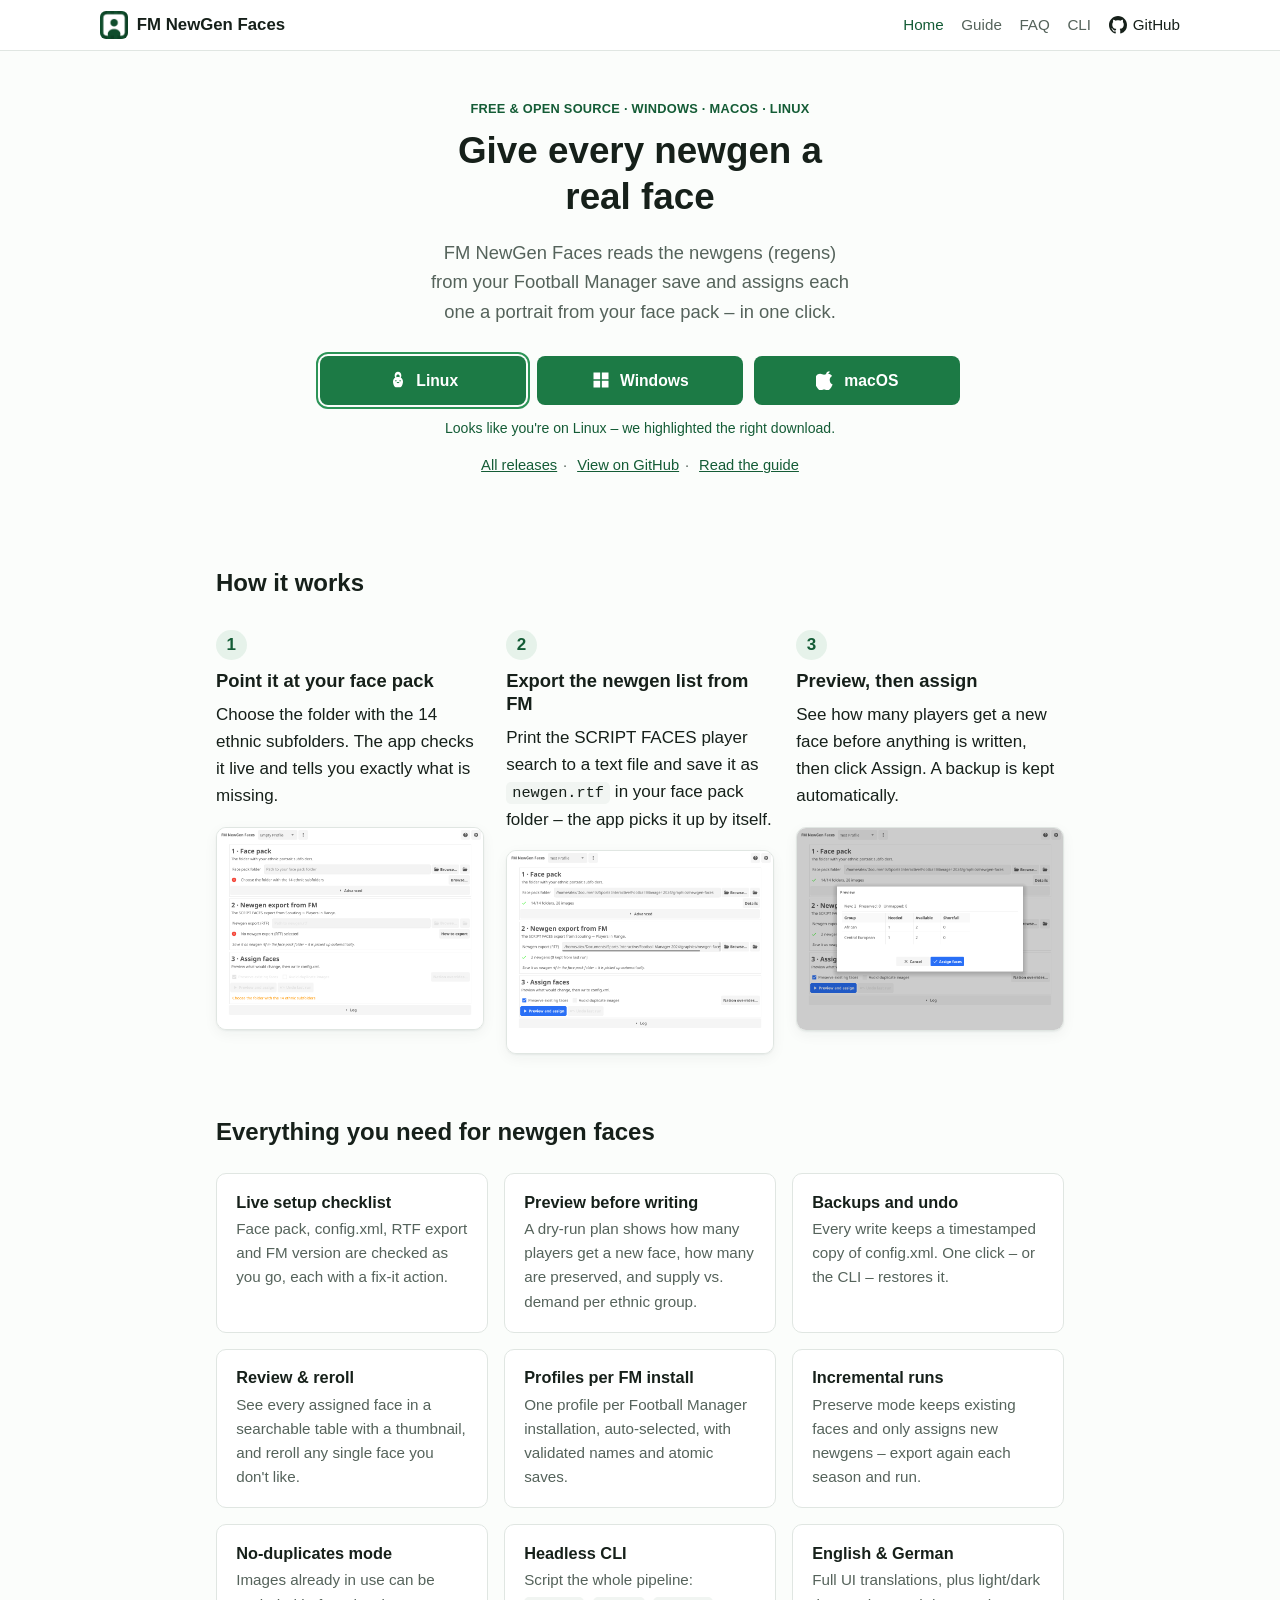
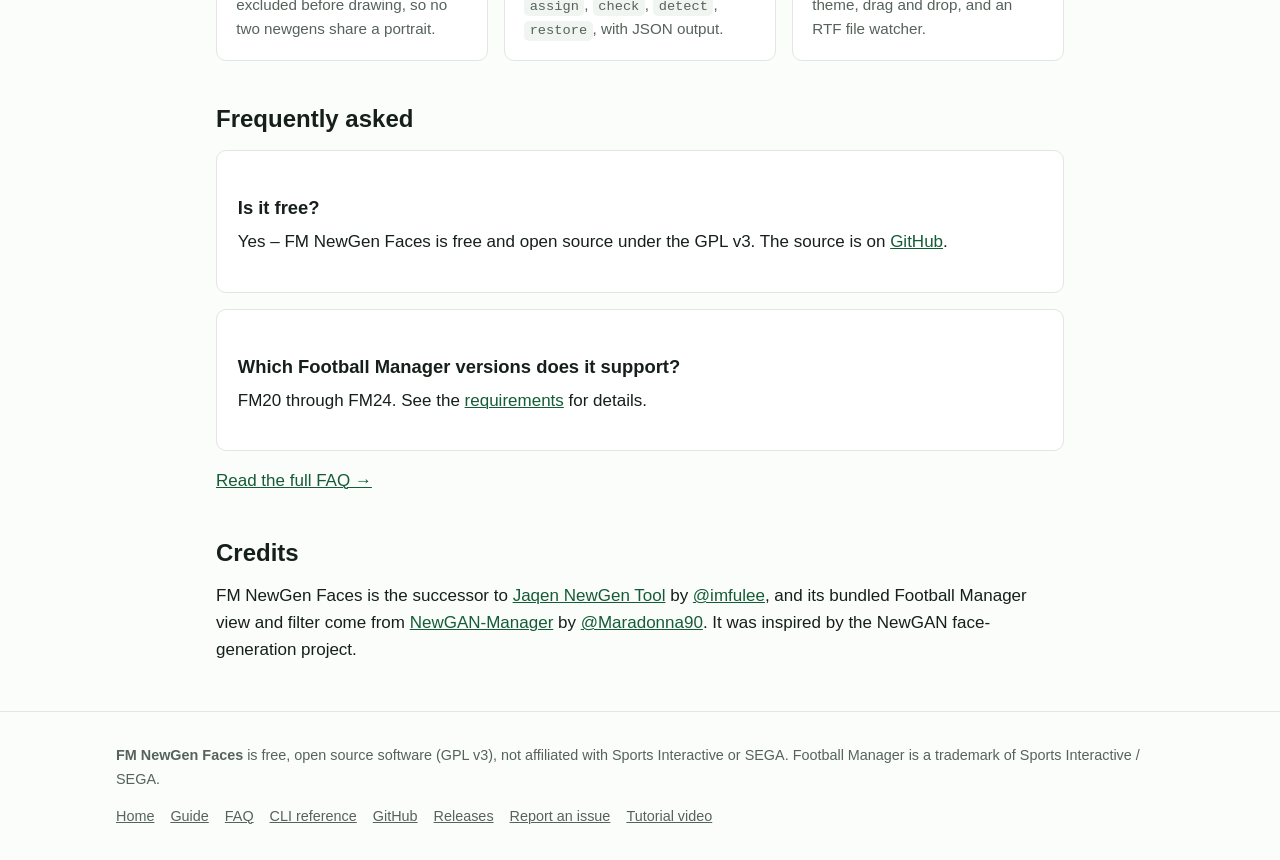
<file: site/index.html>
<!DOCTYPE html>
<html lang="en">
<head>
<meta charset="UTF-8">
<meta name="viewport" content="width=device-width, initial-scale=1">
<title>FM NewGen Faces – Newgen Face Packs for FM</title>
<meta name="description" content="Free, open source app that gives Football Manager newgens real faces from a face pack in one click. Windows, macOS &amp; Linux, FM20–FM24.">
<link rel="canonical" href="https://chafficui.github.io/fm-newgen-faces/">
<link rel="icon" href="img/icon.png" type="image/png">
<link rel="stylesheet" href="css/style.css">

<meta property="og:type" content="website">
<meta property="og:title" content="FM NewGen Faces – Newgen Face Packs for FM">
<meta property="og:description" content="Free, open source app that gives Football Manager newgens real faces from a face pack in one click. Windows, macOS &amp; Linux, FM20–FM24.">
<meta property="og:url" content="https://chafficui.github.io/fm-newgen-faces/">
<meta property="og:image" content="https://chafficui.github.io/fm-newgen-faces/img/main-ready.png">
<meta property="og:site_name" content="FM NewGen Faces">
<meta name="twitter:card" content="summary_large_image">
<meta name="twitter:title" content="FM NewGen Faces – Newgen Face Packs for FM">
<meta name="twitter:description" content="Free, open source app that gives Football Manager newgens real faces from a face pack in one click. Windows, macOS &amp; Linux, FM20–FM24.">
<meta name="twitter:image" content="https://chafficui.github.io/fm-newgen-faces/img/main-ready.png">

<script type="application/ld+json">
{
  "@context": "https://schema.org",
  "@type": "SoftwareApplication",
  "name": "FM NewGen Faces",
  "url": "https://chafficui.github.io/fm-newgen-faces/",
  "description": "Free, open source desktop app that assigns real portraits to Football Manager newgens (regens) from a NewGAN-style face pack.",
  "operatingSystem": "Windows, macOS, Linux",
  "applicationCategory": "UtilitiesApplication",
  "softwareVersion": "2.0.0",
  "license": "https://www.gnu.org/licenses/gpl-3.0.html",
  "downloadUrl": "https://github.com/Chafficui/fm-newgen-faces/releases/latest",
  "offers": { "@type": "Offer", "price": "0", "priceCurrency": "USD" },
  "sameAs": ["https://github.com/Chafficui/fm-newgen-faces"]
}
</script>
</head>
<body>
<header class="site-header">
  <div class="wrap-wide bar">
    <a class="brand" href="index.html">
      <img src="img/icon.png" alt="" width="28" height="28" loading="lazy">
      FM NewGen Faces
    </a>
    <nav class="site-nav" aria-label="Main">
      <a href="index.html" aria-current="page">Home</a>
      <a href="guide.html">Guide</a>
      <a href="faq.html">FAQ</a>
      <a href="cli.html">CLI</a>
      <a class="gh-link" href="https://github.com/Chafficui/fm-newgen-faces" rel="noopener">
        <svg viewBox="0 0 16 16" aria-hidden="true"><path fill="currentColor" d="M8 0C3.58 0 0 3.58 0 8c0 3.54 2.29 6.53 5.47 7.59.4.07.55-.17.55-.38 0-.19-.01-.82-.01-1.49-2.01.37-2.53-.49-2.69-.94-.09-.23-.48-.94-.82-1.13-.28-.15-.68-.52-.01-.53.63-.01 1.08.58 1.23.82.72 1.21 1.87.87 2.33.66.07-.52.28-.87.51-1.07-1.78-.2-3.64-.89-3.64-3.95 0-.87.31-1.59.82-2.15-.08-.2-.36-1.02.08-2.12 0 0 .67-.21 2.2.82.64-.18 1.32-.27 2-.27.68 0 1.36.09 2 .27 1.53-1.04 2.2-.82 2.2-.82.44 1.1.16 1.92.08 2.12.51.56.82 1.27.82 2.15 0 3.07-1.87 3.75-3.65 3.95.29.25.54.73.54 1.48 0 1.07-.01 1.93-.01 2.2 0 .21.15.46.55.38A8.01 8.01 0 0 0 16 8c0-4.42-3.58-8-8-8z"/></svg>
        GitHub
      </a>
    </nav>
  </div>
</header>

<main>
  <section class="hero wrap">
    <p class="eyebrow">Free &amp; open source · Windows · macOS · Linux</p>
    <h1>Give every newgen a real face</h1>
    <p class="tagline">FM NewGen Faces reads the newgens (regens) from your Football Manager save and assigns each one a portrait from your face pack – in one click.</p>

    <div class="downloads">
      <a class="btn btn-primary dl-btn" data-os="windows" data-asset="fm-newgen-faces-windows.zip"
         href="https://github.com/Chafficui/fm-newgen-faces/releases/latest/download/fm-newgen-faces-windows.zip">
        <svg viewBox="0 0 24 24" aria-hidden="true"><path fill="currentColor" d="M3 3h8v8H3V3zm10 0h8v8h-8V3zM3 13h8v8H3v-8zm10 0h8v8h-8v-8z"/></svg>
        Windows
      </a>
      <a class="btn btn-primary dl-btn" data-os="macos" data-asset="fm-newgen-faces-macos.zip"
         href="https://github.com/Chafficui/fm-newgen-faces/releases/latest/download/fm-newgen-faces-macos.zip">
        <svg viewBox="0 0 24 24" aria-hidden="true"><path fill="currentColor" d="M16.365 1.43c0 1.14-.417 2.07-1.25 2.79-.865.75-1.9 1.16-3.02 1.07-.05-1.1.42-2.07 1.24-2.8.83-.74 1.94-1.16 3.03-1.06zm3.58 16.06c-.58 1.34-.86 1.94-1.61 3.13-1.05 1.66-2.53 3.72-4.37 3.74-1.63.02-2.05-1.06-4.26-1.05-2.21.01-2.68 1.07-4.31 1.05-1.84-.02-3.24-1.88-4.29-3.54-2.94-4.64-3.25-10.08-1.43-12.98 1.29-2.06 3.33-3.27 5.25-3.27 1.95 0 3.18 1.07 4.79 1.07 1.56 0 2.52-1.07 4.79-1.07 1.71 0 3.53.93 4.82 2.54-4.24 2.32-3.55 8.37.62 10.38z"/></svg>
        macOS
      </a>
      <a class="btn btn-primary dl-btn" data-os="linux" data-asset="fm-newgen-faces-linux.tar.gz"
         href="https://github.com/Chafficui/fm-newgen-faces/releases/latest/download/fm-newgen-faces-linux.tar.gz">
        <svg viewBox="0 0 24 24" aria-hidden="true"><path fill="currentColor" d="M12 2c-2.3 0-4 2-4 4.5 0 1 .3 1.8.7 2.4-1.6.9-2.7 2.8-2.7 5.1 0 2 1.1 4.6 1.9 5.9.3.5.8.9 1.4.9h5.4c.6 0 1.1-.4 1.4-.9.8-1.3 1.9-3.9 1.9-5.9 0-2.3-1.1-4.2-2.7-5.1.4-.6.7-1.4.7-2.4C16 4 14.3 2 12 2zm-2 5.5c0-1.2.9-2 2-2s2 .8 2 2c0 .5-.1.9-.3 1.2-.4-.1-.9-.2-1.7-.2s-1.3.1-1.7.2c-.2-.3-.3-.7-.3-1.2zM9.5 12c.4 0 .8.3.8.8s-.4.9-.8.9-.8-.4-.8-.9.4-.8.8-.8zm5 0c.4 0 .8.3.8.8s-.4.9-.8.9-.8-.4-.8-.9.4-.8.8-.8zM12 14.3c.7 0 1.3.2 1.8.5-.3.6-1 1-1.8 1s-1.5-.4-1.8-1c.5-.3 1.1-.5 1.8-.5z"/></svg>
        Linux
      </a>
    </div>
    <p id="os-hint" aria-live="polite"></p>
    <p class="hero-links">
      <a href="https://github.com/Chafficui/fm-newgen-faces/releases">All releases</a>·
      <a href="https://github.com/Chafficui/fm-newgen-faces" rel="noopener">View on GitHub</a>·
      <a href="guide.html">Read the guide</a>
    </p>
  </section>

  <section class="wrap">
    <h2>How it works</h2>
    <div class="steps">
      <div class="step">
        <span class="num">1</span>
        <h3>Point it at your face pack</h3>
        <p>Choose the folder with the 14 ethnic subfolders. The app checks it live and tells you exactly what is missing.</p>
        <img class="shot" src="img/main-empty.png" alt="FM NewGen Faces main window before setup, showing the face pack and newgen export steps unfilled" width="1000" height="760" loading="lazy">
      </div>
      <div class="step">
        <span class="num">2</span>
        <h3>Export the newgen list from FM</h3>
        <p>Print the SCRIPT FACES player search to a text file and save it as <code>newgen.rtf</code> in your face pack folder – the app picks it up by itself.</p>
        <img class="shot" src="img/main-ready.png" alt="FM NewGen Faces main window ready to run, with the face pack and newgen export both detected" width="1000" height="760" loading="lazy">
      </div>
      <div class="step">
        <span class="num">3</span>
        <h3>Preview, then assign</h3>
        <p>See how many players get a new face before anything is written, then click Assign. A backup is kept automatically.</p>
        <img class="shot" src="img/preview.png" alt="Preview dialog showing how many newgens are new, preserved or unmapped per ethnic group before assigning faces" width="1000" height="760" loading="lazy">
      </div>
    </div>
  </section>

  <section class="wrap">
    <h2>Everything you need for newgen faces</h2>
    <div class="features">
      <div class="feature">
        <h3>Live setup checklist</h3>
        <p>Face pack, config.xml, RTF export and FM version are checked as you go, each with a fix-it action.</p>
      </div>
      <div class="feature">
        <h3>Preview before writing</h3>
        <p>A dry-run plan shows how many players get a new face, how many are preserved, and supply vs. demand per ethnic group.</p>
      </div>
      <div class="feature">
        <h3>Backups and undo</h3>
        <p>Every write keeps a timestamped copy of config.xml. One click – or the CLI – restores it.</p>
      </div>
      <div class="feature">
        <h3>Review &amp; reroll</h3>
        <p>See every assigned face in a searchable table with a thumbnail, and reroll any single face you don't like.</p>
      </div>
      <div class="feature">
        <h3>Profiles per FM install</h3>
        <p>One profile per Football Manager installation, auto-selected, with validated names and atomic saves.</p>
      </div>
      <div class="feature">
        <h3>Incremental runs</h3>
        <p>Preserve mode keeps existing faces and only assigns new newgens – export again each season and run.</p>
      </div>
      <div class="feature">
        <h3>No-duplicates mode</h3>
        <p>Images already in use can be excluded before drawing, so no two newgens share a portrait.</p>
      </div>
      <div class="feature">
        <h3>Headless CLI</h3>
        <p>Script the whole pipeline: <code>assign</code>, <code>check</code>, <code>detect</code>, <code>restore</code>, with JSON output.</p>
      </div>
      <div class="feature">
        <h3>English &amp; German</h3>
        <p>Full UI translations, plus light/dark theme, drag and drop, and an RTF file watcher.</p>
      </div>
    </div>
  </section>

  <section class="wrap">
    <h2>Frequently asked</h2>
    <div class="card">
      <h3>Is it free?</h3>
      <p>Yes – FM NewGen Faces is free and open source under the GPL v3. The source is on <a href="https://github.com/Chafficui/fm-newgen-faces" rel="noopener">GitHub</a>.</p>
    </div>
    <div class="card">
      <h3>Which Football Manager versions does it support?</h3>
      <p>FM20 through FM24. See the <a href="guide.html#requirements">requirements</a> for details.</p>
    </div>
    <p><a href="faq.html">Read the full FAQ →</a></p>
  </section>

  <section class="wrap">
    <h2>Credits</h2>
    <p>FM NewGen Faces is the successor to <a href="https://github.com/imfulee/jaqen" rel="noopener">Jaqen NewGen Tool</a> by <a href="https://github.com/imfulee" rel="noopener">@imfulee</a>, and its bundled Football Manager view and filter come from <a href="https://github.com/Maradonna90/NewGAN-Manager" rel="noopener">NewGAN-Manager</a> by <a href="https://github.com/Maradonna90" rel="noopener">@Maradonna90</a>. It was inspired by the NewGAN face-generation project.</p>
  </section>
</main>

<footer class="site-footer">
  <div class="wrap-wide">
    <p><strong>FM NewGen Faces</strong> is free, open source software (GPL v3), not affiliated with Sports Interactive or SEGA. Football Manager is a trademark of Sports Interactive / SEGA.</p>
    <nav class="foot-links" aria-label="Footer">
      <a href="index.html">Home</a>
      <a href="guide.html">Guide</a>
      <a href="faq.html">FAQ</a>
      <a href="cli.html">CLI reference</a>
      <a href="https://github.com/Chafficui/fm-newgen-faces" rel="noopener">GitHub</a>
      <a href="https://github.com/Chafficui/fm-newgen-faces/releases" rel="noopener">Releases</a>
      <a href="https://github.com/Chafficui/fm-newgen-faces/issues/new" rel="noopener">Report an issue</a>
      <a href="https://youtu.be/aHnrpfH--ic" rel="noopener">Tutorial video</a>
    </nav>
  </div>
</footer>
<script src="js/main.js"></script>
</body>
</html>
</file>
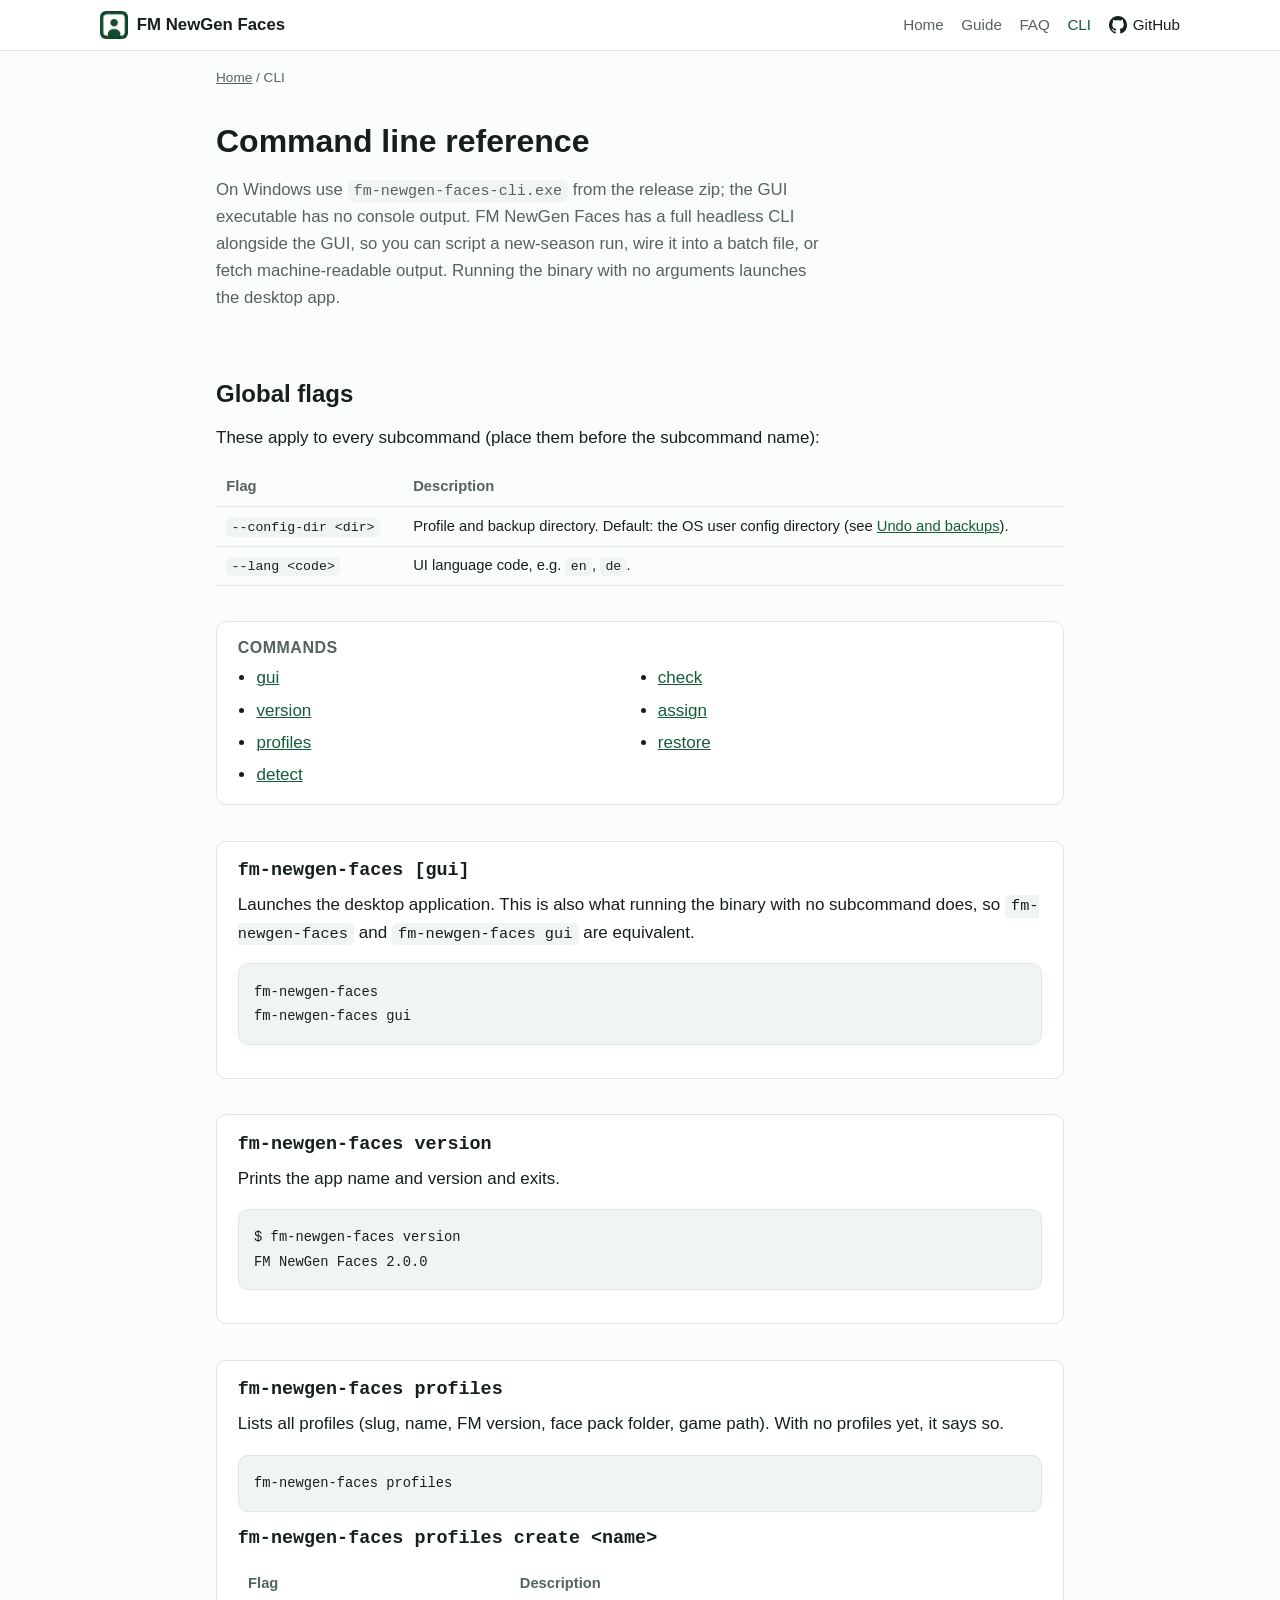
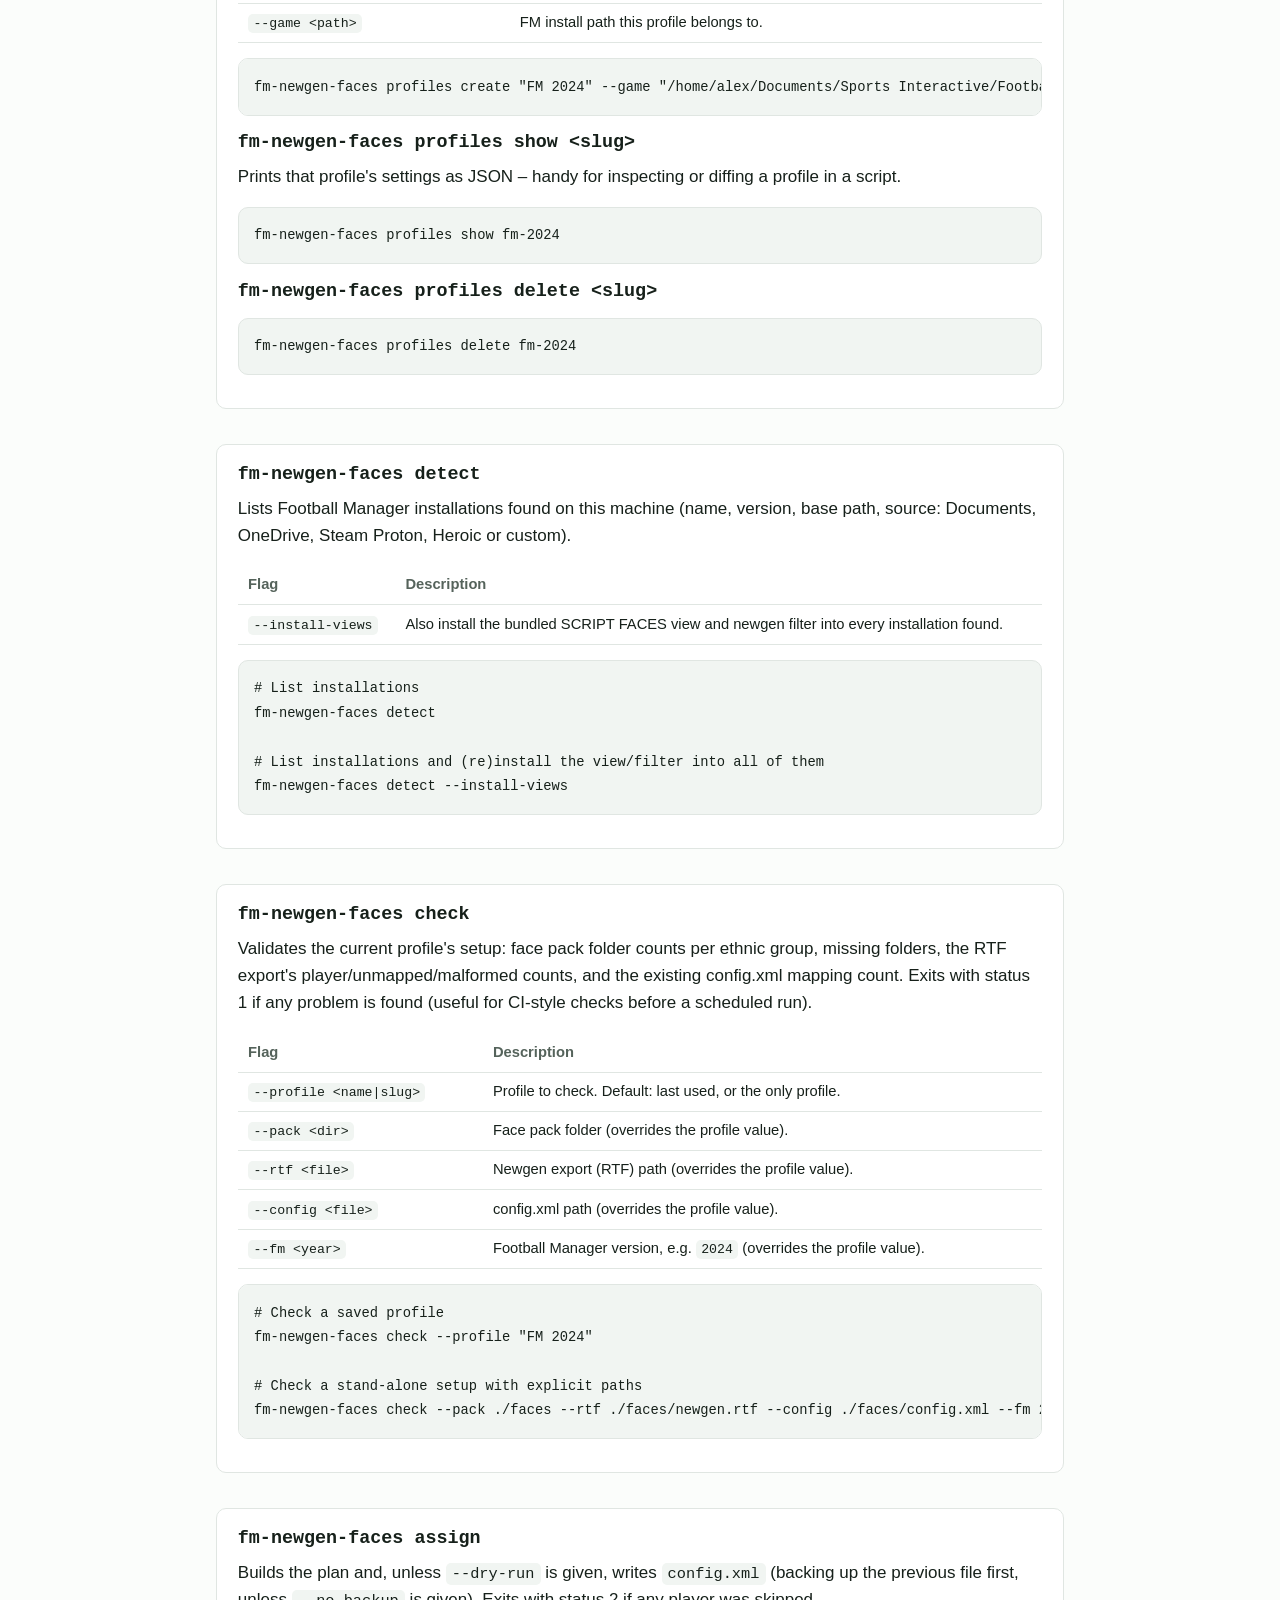
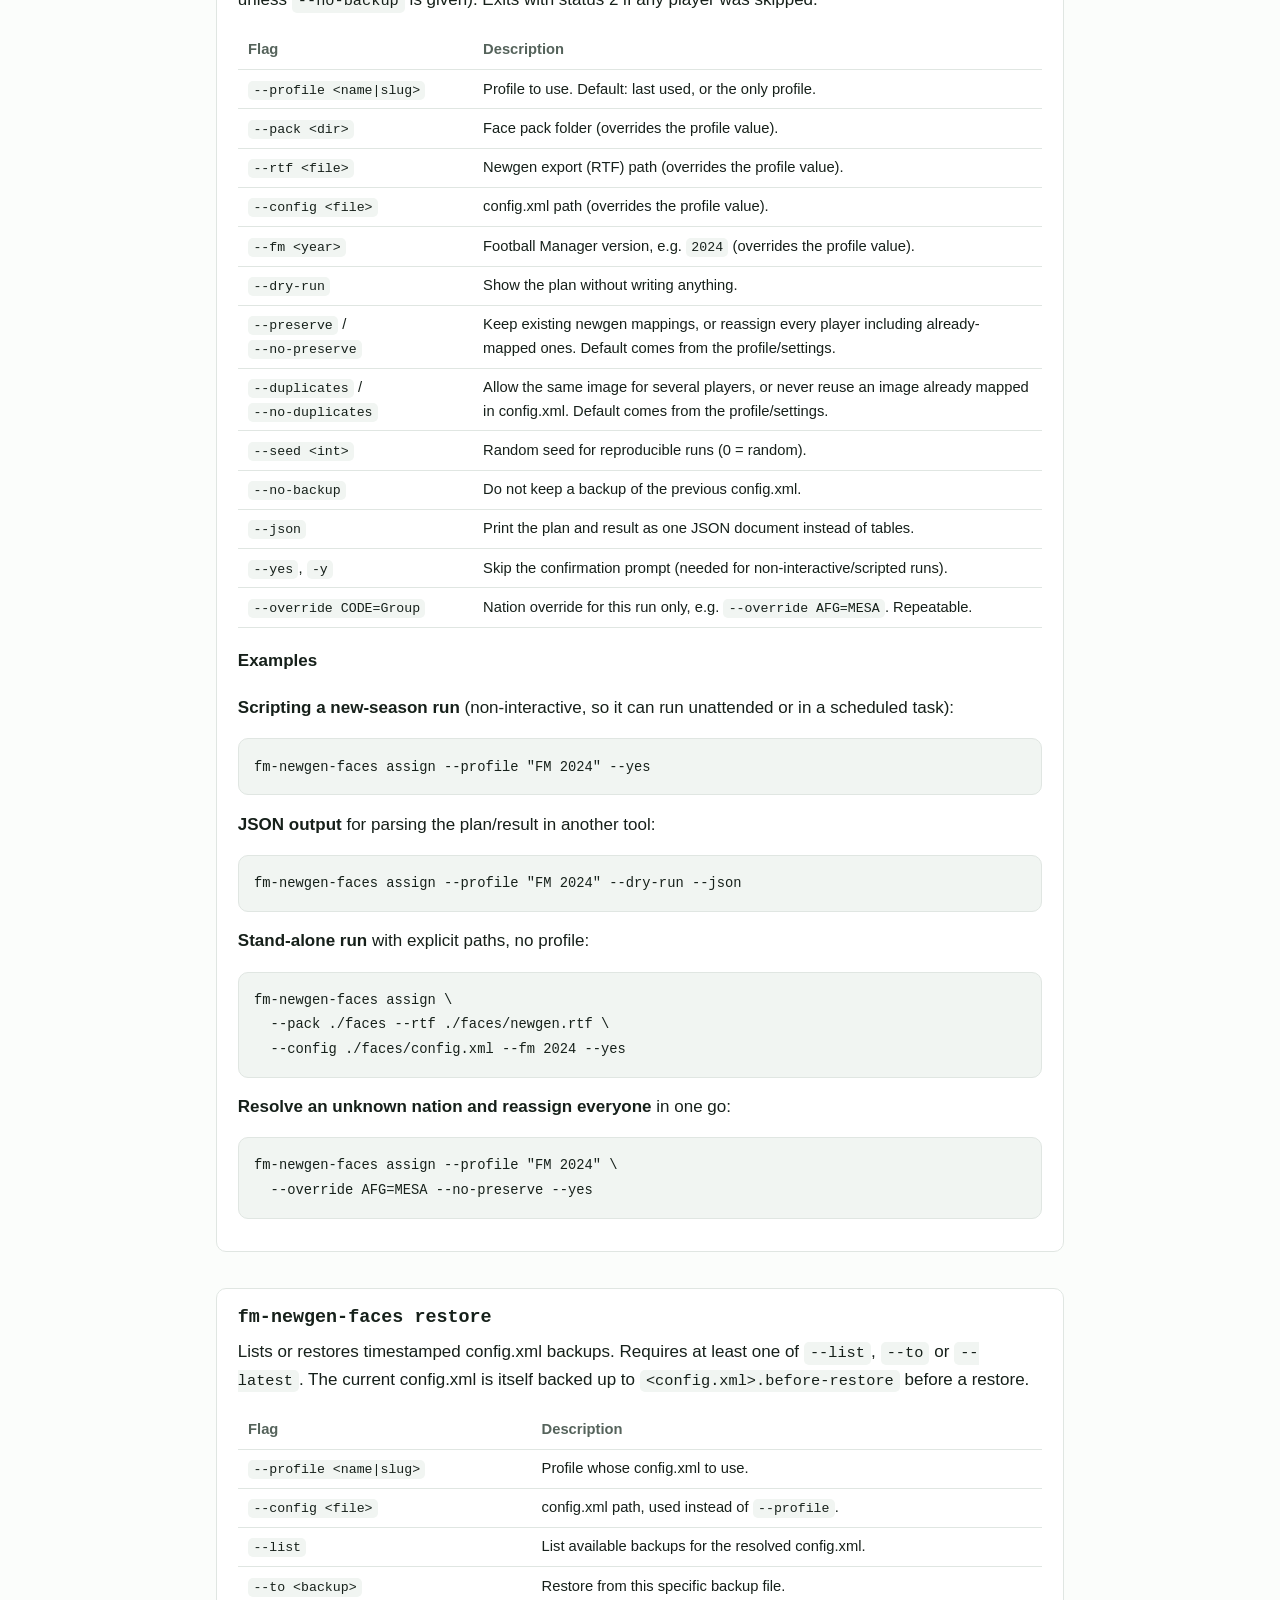
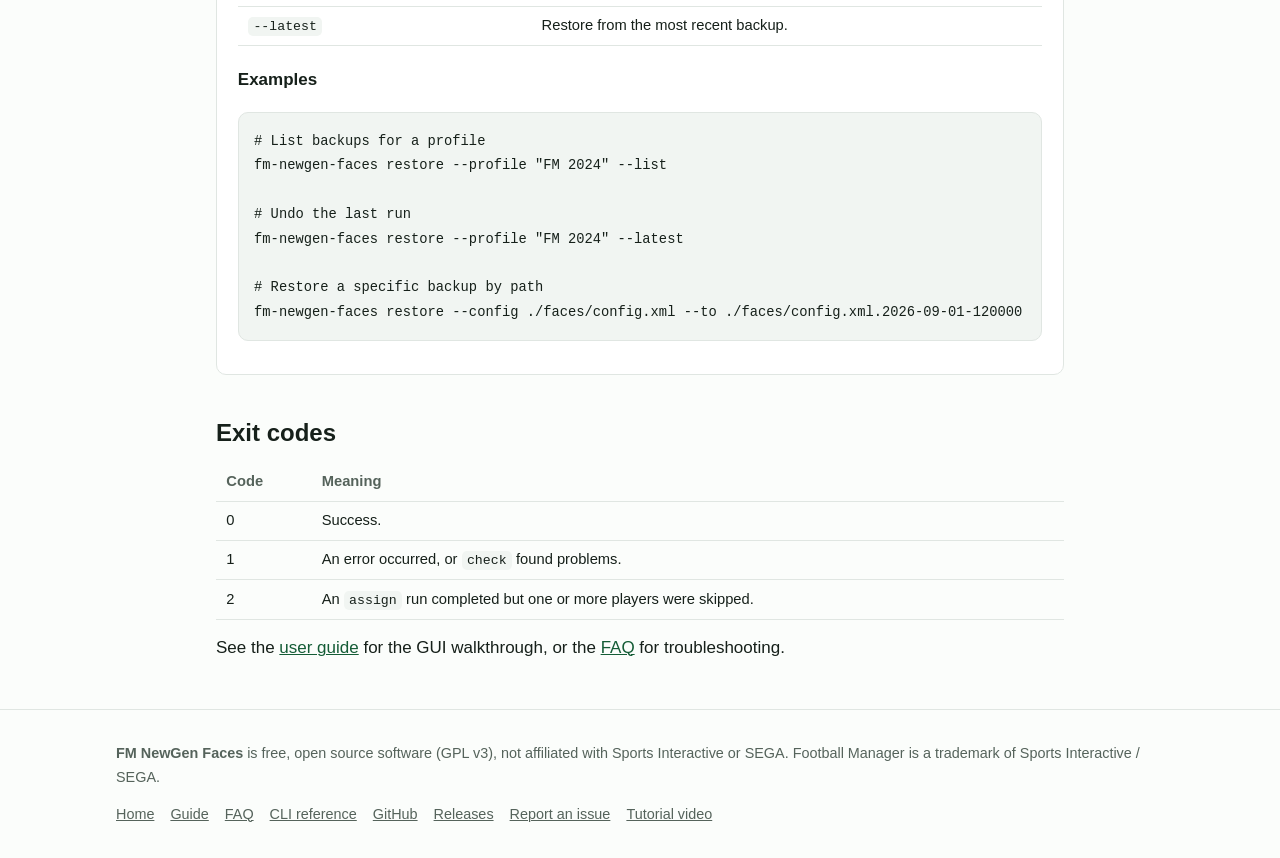
<file: site/cli.html>
<!DOCTYPE html>
<html lang="en">
<head>
<meta charset="UTF-8">
<meta name="viewport" content="width=device-width, initial-scale=1">
<title>Command Line Reference – FM NewGen Faces</title>
<meta name="description" content="Full CLI reference for FM NewGen Faces: assign, check, detect, restore, profiles and version, with flags and scripting examples.">
<link rel="canonical" href="https://chafficui.github.io/fm-newgen-faces/cli.html">
<link rel="icon" href="img/icon.png" type="image/png">
<link rel="stylesheet" href="css/style.css">

<meta property="og:type" content="website">
<meta property="og:title" content="Command Line Reference – FM NewGen Faces">
<meta property="og:description" content="Full CLI reference for FM NewGen Faces: assign, check, detect, restore, profiles and version, with flags and scripting examples.">
<meta property="og:url" content="https://chafficui.github.io/fm-newgen-faces/cli.html">
<meta property="og:image" content="https://chafficui.github.io/fm-newgen-faces/img/main-ready.png">
<meta name="twitter:card" content="summary_large_image">
<meta name="twitter:title" content="Command Line Reference – FM NewGen Faces">
<meta name="twitter:description" content="Full CLI reference for FM NewGen Faces: assign, check, detect, restore, profiles and version, with flags and scripting examples.">
<meta name="twitter:image" content="https://chafficui.github.io/fm-newgen-faces/img/main-ready.png">

<script type="application/ld+json">
{
  "@context": "https://schema.org",
  "@type": "BreadcrumbList",
  "itemListElement": [
    { "@type": "ListItem", "position": 1, "name": "Home", "item": "https://chafficui.github.io/fm-newgen-faces/" },
    { "@type": "ListItem", "position": 2, "name": "CLI", "item": "https://chafficui.github.io/fm-newgen-faces/cli.html" }
  ]
}
</script>
</head>
<body>
<header class="site-header">
  <div class="wrap-wide bar">
    <a class="brand" href="index.html">
      <img src="img/icon.png" alt="" width="28" height="28" loading="lazy">
      FM NewGen Faces
    </a>
    <nav class="site-nav" aria-label="Main">
      <a href="index.html">Home</a>
      <a href="guide.html">Guide</a>
      <a href="faq.html">FAQ</a>
      <a href="cli.html" aria-current="page">CLI</a>
      <a class="gh-link" href="https://github.com/Chafficui/fm-newgen-faces" rel="noopener">
        <svg viewBox="0 0 16 16" aria-hidden="true"><path fill="currentColor" d="M8 0C3.58 0 0 3.58 0 8c0 3.54 2.29 6.53 5.47 7.59.4.07.55-.17.55-.38 0-.19-.01-.82-.01-1.49-2.01.37-2.53-.49-2.69-.94-.09-.23-.48-.94-.82-1.13-.28-.15-.68-.52-.01-.53.63-.01 1.08.58 1.23.82.72 1.21 1.87.87 2.33.66.07-.52.28-.87.51-1.07-1.78-.2-3.64-.89-3.64-3.95 0-.87.31-1.59.82-2.15-.08-.2-.36-1.02.08-2.12 0 0 .67-.21 2.2.82.64-.18 1.32-.27 2-.27.68 0 1.36.09 2 .27 1.53-1.04 2.2-.82 2.2-.82.44 1.1.16 1.92.08 2.12.51.56.82 1.27.82 2.15 0 3.07-1.87 3.75-3.65 3.95.29.25.54.73.54 1.48 0 1.07-.01 1.93-.01 2.2 0 .21.15.46.55.38A8.01 8.01 0 0 0 16 8c0-4.42-3.58-8-8-8z"/></svg>
        GitHub
      </a>
    </nav>
  </div>
</header>

<main class="wrap">
  <p class="crumbs"><a href="index.html">Home</a> / CLI</p>
  <div class="page-title-block">
    <h1>Command line reference</h1>
    <p class="lede">On Windows use <code>fm-newgen-faces-cli.exe</code> from the release zip; the GUI executable has no console output. FM NewGen Faces has a full headless CLI alongside the GUI, so you can script a new-season run, wire it into a batch file, or fetch machine-readable output. Running the binary with no arguments launches the desktop app.</p>
  </div>

  <section>
    <h2>Global flags</h2>
    <p>These apply to every subcommand (place them before the subcommand name):</p>
    <table>
      <thead><tr><th>Flag</th><th>Description</th></tr></thead>
      <tbody>
        <tr><td><code>--config-dir &lt;dir&gt;</code></td><td>Profile and backup directory. Default: the OS user config directory (see <a href="guide.html#backups-undo">Undo and backups</a>).</td></tr>
        <tr><td><code>--lang &lt;code&gt;</code></td><td>UI language code, e.g. <code>en</code>, <code>de</code>.</td></tr>
      </tbody>
    </table>
  </section>

  <nav class="toc" aria-label="Commands">
    <h2>Commands</h2>
    <ul>
      <li><a href="#gui">gui</a></li>
      <li><a href="#version">version</a></li>
      <li><a href="#profiles">profiles</a></li>
      <li><a href="#detect">detect</a></li>
      <li><a href="#check">check</a></li>
      <li><a href="#assign">assign</a></li>
      <li><a href="#restore">restore</a></li>
    </ul>
  </nav>

  <section id="gui">
    <div class="cmd">
      <h3>fm-newgen-faces [gui]</h3>
      <p>Launches the desktop application. This is also what running the binary with no subcommand does, so <code>fm-newgen-faces</code> and <code>fm-newgen-faces gui</code> are equivalent.</p>
      <pre><code>fm-newgen-faces
fm-newgen-faces gui</code></pre>
    </div>
  </section>

  <section id="version">
    <div class="cmd">
      <h3>fm-newgen-faces version</h3>
      <p>Prints the app name and version and exits.</p>
      <pre><code>$ fm-newgen-faces version
FM NewGen Faces 2.0.0</code></pre>
    </div>
  </section>

  <section id="profiles">
    <div class="cmd">
      <h3>fm-newgen-faces profiles</h3>
      <p>Lists all profiles (slug, name, FM version, face pack folder, game path). With no profiles yet, it says so.</p>
      <pre><code>fm-newgen-faces profiles</code></pre>

      <h3>fm-newgen-faces profiles create &lt;name&gt;</h3>
      <table class="flag-table">
        <thead><tr><th>Flag</th><th>Description</th></tr></thead>
        <tbody><tr><td><code>--game &lt;path&gt;</code></td><td>FM install path this profile belongs to.</td></tr></tbody>
      </table>
      <pre><code>fm-newgen-faces profiles create "FM 2024" --game "/home/alex/Documents/Sports Interactive/Football Manager 2024"</code></pre>

      <h3>fm-newgen-faces profiles show &lt;slug&gt;</h3>
      <p>Prints that profile's settings as JSON – handy for inspecting or diffing a profile in a script.</p>
      <pre><code>fm-newgen-faces profiles show fm-2024</code></pre>

      <h3>fm-newgen-faces profiles delete &lt;slug&gt;</h3>
      <pre><code>fm-newgen-faces profiles delete fm-2024</code></pre>
    </div>
  </section>

  <section id="detect">
    <div class="cmd">
      <h3>fm-newgen-faces detect</h3>
      <p>Lists Football Manager installations found on this machine (name, version, base path, source: Documents, OneDrive, Steam Proton, Heroic or custom).</p>
      <table class="flag-table">
        <thead><tr><th>Flag</th><th>Description</th></tr></thead>
        <tbody><tr><td><code>--install-views</code></td><td>Also install the bundled SCRIPT FACES view and newgen filter into every installation found.</td></tr></tbody>
      </table>
      <pre><code># List installations
fm-newgen-faces detect

# List installations and (re)install the view/filter into all of them
fm-newgen-faces detect --install-views</code></pre>
    </div>
  </section>

  <section id="check">
    <div class="cmd">
      <h3>fm-newgen-faces check</h3>
      <p>Validates the current profile's setup: face pack folder counts per ethnic group, missing folders, the RTF export's player/unmapped/malformed counts, and the existing config.xml mapping count. Exits with status 1 if any problem is found (useful for CI-style checks before a scheduled run).</p>
      <table class="flag-table">
        <thead><tr><th>Flag</th><th>Description</th></tr></thead>
        <tbody>
          <tr><td><code>--profile &lt;name|slug&gt;</code></td><td>Profile to check. Default: last used, or the only profile.</td></tr>
          <tr><td><code>--pack &lt;dir&gt;</code></td><td>Face pack folder (overrides the profile value).</td></tr>
          <tr><td><code>--rtf &lt;file&gt;</code></td><td>Newgen export (RTF) path (overrides the profile value).</td></tr>
          <tr><td><code>--config &lt;file&gt;</code></td><td>config.xml path (overrides the profile value).</td></tr>
          <tr><td><code>--fm &lt;year&gt;</code></td><td>Football Manager version, e.g. <code>2024</code> (overrides the profile value).</td></tr>
        </tbody>
      </table>
      <pre><code># Check a saved profile
fm-newgen-faces check --profile "FM 2024"

# Check a stand-alone setup with explicit paths
fm-newgen-faces check --pack ./faces --rtf ./faces/newgen.rtf --config ./faces/config.xml --fm 2024</code></pre>
    </div>
  </section>

  <section id="assign">
    <div class="cmd">
      <h3>fm-newgen-faces assign</h3>
      <p>Builds the plan and, unless <code>--dry-run</code> is given, writes <code>config.xml</code> (backing up the previous file first, unless <code>--no-backup</code> is given). Exits with status 2 if any player was skipped.</p>
      <table class="flag-table">
        <thead><tr><th>Flag</th><th>Description</th></tr></thead>
        <tbody>
          <tr><td><code>--profile &lt;name|slug&gt;</code></td><td>Profile to use. Default: last used, or the only profile.</td></tr>
          <tr><td><code>--pack &lt;dir&gt;</code></td><td>Face pack folder (overrides the profile value).</td></tr>
          <tr><td><code>--rtf &lt;file&gt;</code></td><td>Newgen export (RTF) path (overrides the profile value).</td></tr>
          <tr><td><code>--config &lt;file&gt;</code></td><td>config.xml path (overrides the profile value).</td></tr>
          <tr><td><code>--fm &lt;year&gt;</code></td><td>Football Manager version, e.g. <code>2024</code> (overrides the profile value).</td></tr>
          <tr><td><code>--dry-run</code></td><td>Show the plan without writing anything.</td></tr>
          <tr><td><code>--preserve</code> / <code>--no-preserve</code></td><td>Keep existing newgen mappings, or reassign every player including already-mapped ones. Default comes from the profile/settings.</td></tr>
          <tr><td><code>--duplicates</code> / <code>--no-duplicates</code></td><td>Allow the same image for several players, or never reuse an image already mapped in config.xml. Default comes from the profile/settings.</td></tr>
          <tr><td><code>--seed &lt;int&gt;</code></td><td>Random seed for reproducible runs (0 = random).</td></tr>
          <tr><td><code>--no-backup</code></td><td>Do not keep a backup of the previous config.xml.</td></tr>
          <tr><td><code>--json</code></td><td>Print the plan and result as one JSON document instead of tables.</td></tr>
          <tr><td><code>--yes</code>, <code>-y</code></td><td>Skip the confirmation prompt (needed for non-interactive/scripted runs).</td></tr>
          <tr><td><code>--override CODE=Group</code></td><td>Nation override for this run only, e.g. <code>--override AFG=MESA</code>. Repeatable.</td></tr>
        </tbody>
      </table>

      <h4>Examples</h4>
      <p><strong>Scripting a new-season run</strong> (non-interactive, so it can run unattended or in a scheduled task):</p>
      <pre><code>fm-newgen-faces assign --profile "FM 2024" --yes</code></pre>

      <p><strong>JSON output</strong> for parsing the plan/result in another tool:</p>
      <pre><code>fm-newgen-faces assign --profile "FM 2024" --dry-run --json</code></pre>

      <p><strong>Stand-alone run</strong> with explicit paths, no profile:</p>
      <pre><code>fm-newgen-faces assign \
  --pack ./faces --rtf ./faces/newgen.rtf \
  --config ./faces/config.xml --fm 2024 --yes</code></pre>

      <p><strong>Resolve an unknown nation and reassign everyone</strong> in one go:</p>
      <pre><code>fm-newgen-faces assign --profile "FM 2024" \
  --override AFG=MESA --no-preserve --yes</code></pre>
    </div>
  </section>

  <section id="restore">
    <div class="cmd">
      <h3>fm-newgen-faces restore</h3>
      <p>Lists or restores timestamped config.xml backups. Requires at least one of <code>--list</code>, <code>--to</code> or <code>--latest</code>. The current config.xml is itself backed up to <code>&lt;config.xml&gt;.before-restore</code> before a restore.</p>
      <table class="flag-table">
        <thead><tr><th>Flag</th><th>Description</th></tr></thead>
        <tbody>
          <tr><td><code>--profile &lt;name|slug&gt;</code></td><td>Profile whose config.xml to use.</td></tr>
          <tr><td><code>--config &lt;file&gt;</code></td><td>config.xml path, used instead of <code>--profile</code>.</td></tr>
          <tr><td><code>--list</code></td><td>List available backups for the resolved config.xml.</td></tr>
          <tr><td><code>--to &lt;backup&gt;</code></td><td>Restore from this specific backup file.</td></tr>
          <tr><td><code>--latest</code></td><td>Restore from the most recent backup.</td></tr>
        </tbody>
      </table>

      <h4>Examples</h4>
      <pre><code># List backups for a profile
fm-newgen-faces restore --profile "FM 2024" --list

# Undo the last run
fm-newgen-faces restore --profile "FM 2024" --latest

# Restore a specific backup by path
fm-newgen-faces restore --config ./faces/config.xml --to ./faces/config.xml.2026-09-01-120000</code></pre>
    </div>
  </section>

  <section>
    <h2>Exit codes</h2>
    <table>
      <thead><tr><th>Code</th><th>Meaning</th></tr></thead>
      <tbody>
        <tr><td>0</td><td>Success.</td></tr>
        <tr><td>1</td><td>An error occurred, or <code>check</code> found problems.</td></tr>
        <tr><td>2</td><td>An <code>assign</code> run completed but one or more players were skipped.</td></tr>
      </tbody>
    </table>
    <p>See the <a href="guide.html">user guide</a> for the GUI walkthrough, or the <a href="faq.html">FAQ</a> for troubleshooting.</p>
  </section>
</main>

<footer class="site-footer">
  <div class="wrap-wide">
    <p><strong>FM NewGen Faces</strong> is free, open source software (GPL v3), not affiliated with Sports Interactive or SEGA. Football Manager is a trademark of Sports Interactive / SEGA.</p>
    <nav class="foot-links" aria-label="Footer">
      <a href="index.html">Home</a>
      <a href="guide.html">Guide</a>
      <a href="faq.html">FAQ</a>
      <a href="cli.html">CLI reference</a>
      <a href="https://github.com/Chafficui/fm-newgen-faces" rel="noopener">GitHub</a>
      <a href="https://github.com/Chafficui/fm-newgen-faces/releases" rel="noopener">Releases</a>
      <a href="https://github.com/Chafficui/fm-newgen-faces/issues/new" rel="noopener">Report an issue</a>
      <a href="https://youtu.be/aHnrpfH--ic" rel="noopener">Tutorial video</a>
    </nav>
  </div>
</footer>
<script src="js/main.js"></script>
</body>
</html>
</file>
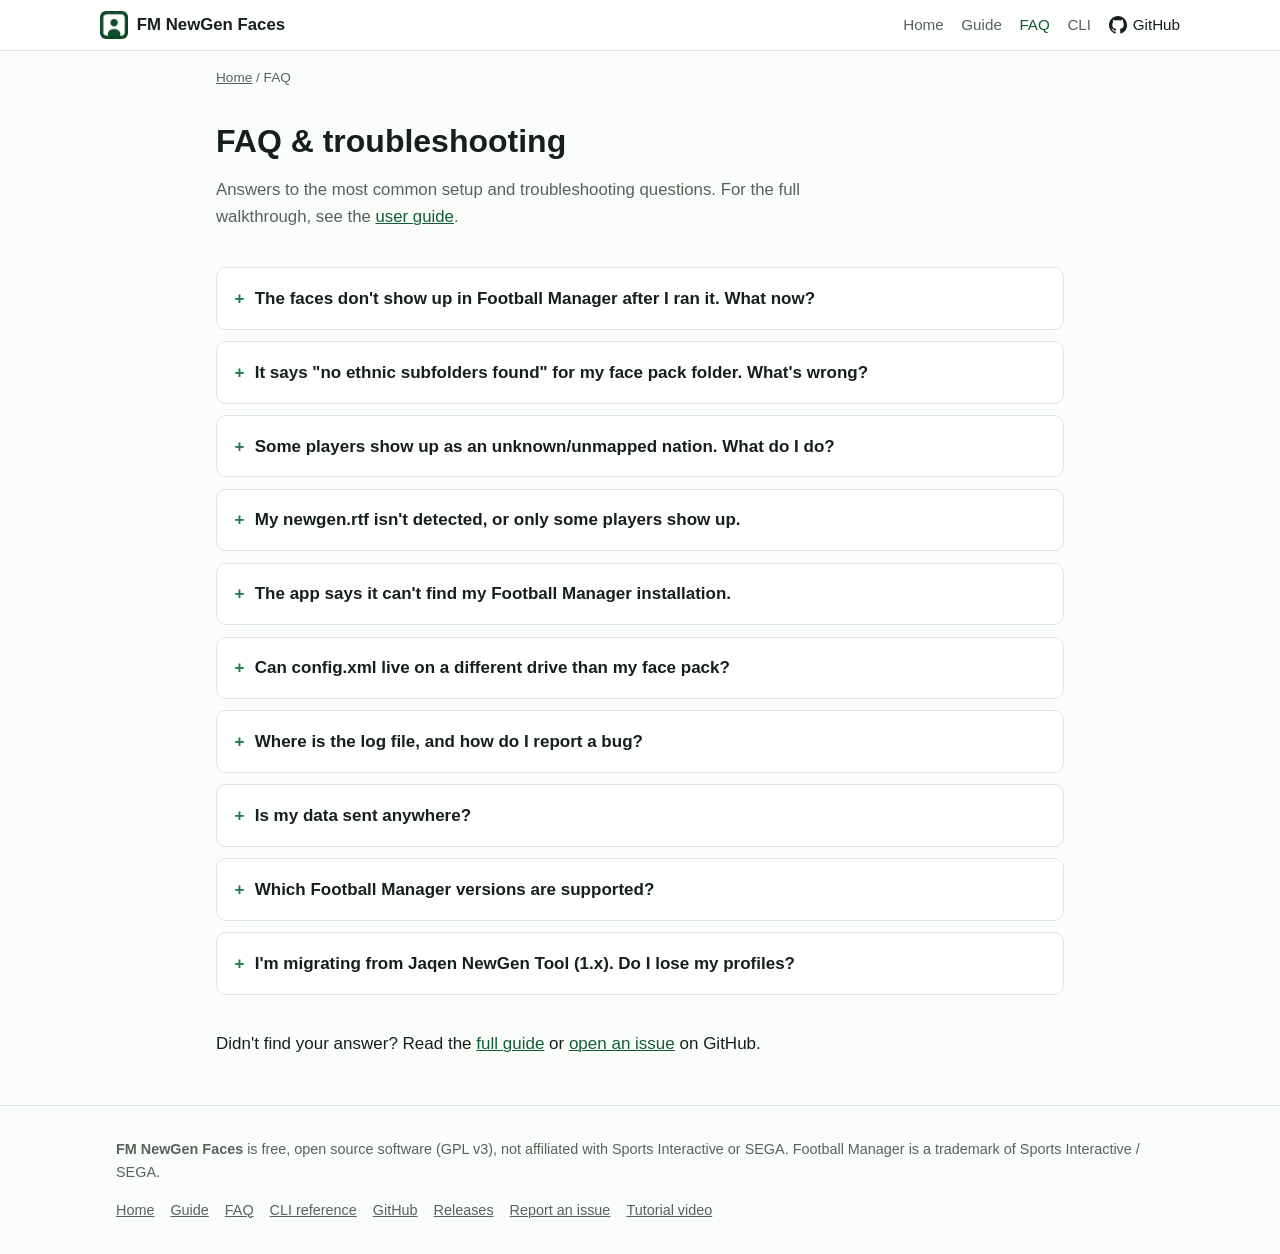
<file: site/faq.html>
<!DOCTYPE html>
<html lang="en">
<head>
<meta charset="UTF-8">
<meta name="viewport" content="width=device-width, initial-scale=1">
<title>FAQ &amp; Troubleshooting – FM NewGen Faces</title>
<meta name="description" content="Fixes for faces not showing in FM, missing ethnic folders, unknown nations, RTF export issues, custom install paths, logs, privacy and version support.">
<link rel="canonical" href="https://chafficui.github.io/fm-newgen-faces/faq.html">
<link rel="icon" href="img/icon.png" type="image/png">
<link rel="stylesheet" href="css/style.css">

<meta property="og:type" content="website">
<meta property="og:title" content="FAQ &amp; Troubleshooting – FM NewGen Faces">
<meta property="og:description" content="Fixes for faces not showing in FM, missing ethnic folders, unknown nations, RTF export issues, custom install paths, logs, privacy and version support.">
<meta property="og:url" content="https://chafficui.github.io/fm-newgen-faces/faq.html">
<meta property="og:image" content="https://chafficui.github.io/fm-newgen-faces/img/main-ready.png">
<meta name="twitter:card" content="summary_large_image">
<meta name="twitter:title" content="FAQ &amp; Troubleshooting – FM NewGen Faces">
<meta name="twitter:description" content="Fixes for faces not showing in FM, missing ethnic folders, unknown nations, RTF export issues, custom install paths, logs, privacy and version support.">
<meta name="twitter:image" content="https://chafficui.github.io/fm-newgen-faces/img/main-ready.png">

<script type="application/ld+json">
{
  "@context": "https://schema.org",
  "@type": "BreadcrumbList",
  "itemListElement": [
    { "@type": "ListItem", "position": 1, "name": "Home", "item": "https://chafficui.github.io/fm-newgen-faces/" },
    { "@type": "ListItem", "position": 2, "name": "FAQ", "item": "https://chafficui.github.io/fm-newgen-faces/faq.html" }
  ]
}
</script>
<script type="application/ld+json">
{
  "@context": "https://schema.org",
  "@type": "FAQPage",
  "mainEntity": [
    {
      "@type": "Question",
      "name": "The faces don't show up in Football Manager after I ran it. What now?",
      "acceptedAnswer": { "@type": "Answer", "text": "Football Manager caches portraits, so it keeps showing the old (blank) faces until you clear that cache. In FM, go to Preferences → Interface and choose Clear Cache and Reload Skin, or simply restart Football Manager. Also double-check that your face pack folder (which contains config.xml) sits under the graphics folder of the same FM installation you exported the newgen list from, and that you picked the matching Football Manager version in FM NewGen Faces." }
    },
    {
      "@type": "Question",
      "name": "It says \"no ethnic subfolders found\" for my face pack folder. What's wrong?",
      "acceptedAnswer": { "@type": "Answer", "text": "FM NewGen Faces expects the folder you point it at to directly contain the 14 ethnic subfolders: African, Asian, Caucasian, Central European, EECA, Italmed, MENA, MESA, SAMed, Scandinavian, Seasian, South American, SpanMed, YugoGreek. If your download extracted into an extra wrapper folder, or your pack nests those 14 folders one level deeper, point the face pack field at the folder that directly contains them, not its parent or a subfolder." }
    },
    {
      "@type": "Question",
      "name": "Some players show up as an unknown/unmapped nation. What do I do?",
      "acceptedAnswer": { "@type": "Answer", "text": "A nation code with no entry in the built-in table shows those players as unmapped instead of blocking the run. Click \"Resolve now\" on the setup checklist (or \"Nation overrides…\" on the Assign faces card) to pick an ethnic group for each unknown code; it's saved as an override for that profile and applied on every future run. A single unknown nation never stops the rest of the run." }
    },
    {
      "@type": "Question",
      "name": "My newgen.rtf isn't detected, or only some players show up.",
      "acceptedAnswer": { "@type": "Answer", "text": "The file must be saved as newgen.rtf directly inside the face pack folder – the app watches that folder and picks it up automatically; if you saved it elsewhere, browse to it manually. If only some players appear, check the setup checklist for a malformed-row count: FM's print-to-file export can produce a truncated last line, which FM NewGen Faces skips and reports rather than aborting the whole import. Re-exporting (Ctrl+A, then Ctrl+P) usually fixes a truncated file." }
    },
    {
      "@type": "Question",
      "name": "The app says it can't find my Football Manager installation.",
      "acceptedAnswer": { "@type": "Answer", "text": "Automatic detection looks in your Documents folder (and OneDrive, or Steam Proton/Heroic prefixes on Linux). If your FM install lives somewhere else, choose \"Custom location\" in the first-run wizard, or set the face pack folder, config.xml path and Football Manager version by hand in the Advanced section – everything works the same, you just also need to install the bundled view and filter into that installation's views and filters folders yourself." }
    },
    {
      "@type": "Question",
      "name": "Can config.xml live on a different drive than my face pack?",
      "acceptedAnswer": { "@type": "Answer", "text": "config.xml has to sit inside the graphics folder of the Football Manager installation you want the faces to appear in, and the image paths it writes are relative to config.xml's own folder. The simplest and default setup keeps config.xml directly inside the face pack folder, which is itself under …/Football Manager 2024/graphics/. If you move config.xml elsewhere, keep the face pack in the same relative position to it, otherwise FM won't resolve the portrait paths. The app checks this for you: if config.xml and the face pack are on different drives, the setup check reports it before you run." }
    },
    {
      "@type": "Question",
      "name": "Where is the log file, and how do I report a bug?",
      "acceptedAnswer": { "@type": "Answer", "text": "Toggle the log panel in the app with Ctrl+L, or find fm-newgen-faces.log in the app's config directory (~/.config/fm-newgen-faces on Linux, ~/Library/Application Support/fm-newgen-faces on macOS, %AppData%\\fm-newgen-faces on Windows). To report a problem, use Report a bug… in the settings menu: it collects your profiles, the setup checklist and the log tail with your home directory and username redacted, and opens a prefilled GitHub issue you can review before submitting." }
    },
    {
      "@type": "Question",
      "name": "Is my data sent anywhere?",
      "acceptedAnswer": { "@type": "Answer", "text": "No. FM NewGen Faces works entirely offline except for one thing: an optional check against api.github.com for a newer release. Nothing about your save, your face pack or your files is uploaded anywhere. A bug report is only created locally and only sent if you click Open GitHub issue yourself, with your home directory and OS username already redacted from it." }
    },
    {
      "@type": "Question",
      "name": "Which Football Manager versions are supported?",
      "acceptedAnswer": { "@type": "Answer", "text": "FM20 through FM24. FM24 introduced the r-<id> portrait naming inside config.xml; FM20–FM23 use the bare newgen ID. Pick the matching version in FM NewGen Faces (it's usually detected automatically from your face pack's path) and it writes the correct format for you." }
    },
    {
      "@type": "Question",
      "name": "I'm migrating from Jaqen NewGen Tool (1.x). Do I lose my profiles?",
      "acceptedAnswer": { "@type": "Answer", "text": "No. FM NewGen Faces is the v2 rewrite of Jaqen NewGen Tool, and it migrates your legacy 1.x profiles automatically, once, the first time you start it – no manual export/import needed. The legacy tutorial video was recorded for the 1.x interface, so some screens look different, but the core workflow (face pack → newgen export → assign) is the same." }
    }
  ]
}
</script>
</head>
<body>
<header class="site-header">
  <div class="wrap-wide bar">
    <a class="brand" href="index.html">
      <img src="img/icon.png" alt="" width="28" height="28" loading="lazy">
      FM NewGen Faces
    </a>
    <nav class="site-nav" aria-label="Main">
      <a href="index.html">Home</a>
      <a href="guide.html">Guide</a>
      <a href="faq.html" aria-current="page">FAQ</a>
      <a href="cli.html">CLI</a>
      <a class="gh-link" href="https://github.com/Chafficui/fm-newgen-faces" rel="noopener">
        <svg viewBox="0 0 16 16" aria-hidden="true"><path fill="currentColor" d="M8 0C3.58 0 0 3.58 0 8c0 3.54 2.29 6.53 5.47 7.59.4.07.55-.17.55-.38 0-.19-.01-.82-.01-1.49-2.01.37-2.53-.49-2.69-.94-.09-.23-.48-.94-.82-1.13-.28-.15-.68-.52-.01-.53.63-.01 1.08.58 1.23.82.72 1.21 1.87.87 2.33.66.07-.52.28-.87.51-1.07-1.78-.2-3.64-.89-3.64-3.95 0-.87.31-1.59.82-2.15-.08-.2-.36-1.02.08-2.12 0 0 .67-.21 2.2.82.64-.18 1.32-.27 2-.27.68 0 1.36.09 2 .27 1.53-1.04 2.2-.82 2.2-.82.44 1.1.16 1.92.08 2.12.51.56.82 1.27.82 2.15 0 3.07-1.87 3.75-3.65 3.95.29.25.54.73.54 1.48 0 1.07-.01 1.93-.01 2.2 0 .21.15.46.55.38A8.01 8.01 0 0 0 16 8c0-4.42-3.58-8-8-8z"/></svg>
        GitHub
      </a>
    </nav>
  </div>
</header>

<main class="wrap">
  <p class="crumbs"><a href="index.html">Home</a> / FAQ</p>
  <div class="page-title-block">
    <h1>FAQ &amp; troubleshooting</h1>
    <p class="lede">Answers to the most common setup and troubleshooting questions. For the full walkthrough, see the <a href="guide.html">user guide</a>.</p>
  </div>

  <details class="faq" id="faces-not-showing">
    <summary>The faces don't show up in Football Manager after I ran it. What now?</summary>
    <div class="faq-body">
      <p>Football Manager caches portraits, so it keeps showing the old (blank) faces until you clear that cache. In FM, go to <strong>Preferences → Interface</strong> and choose <strong>Clear Cache</strong> and <strong>Reload Skin</strong>, or simply restart Football Manager.</p>
      <p>Also double-check that your face pack folder (which contains <code>config.xml</code>) sits under the <code>graphics</code> folder of the <em>same</em> FM installation you exported the newgen list from, and that you picked the matching Football Manager version in FM NewGen Faces. See <a href="guide.html#show-faces-in-fm">Make FM show the faces</a>.</p>
    </div>
  </details>

  <details class="faq" id="no-ethnic-folders">
    <summary>It says "no ethnic subfolders found" for my face pack folder. What's wrong?</summary>
    <div class="faq-body">
      <p>FM NewGen Faces expects the folder you point it at to directly contain the 14 ethnic subfolders: African, Asian, Caucasian, Central European, EECA, Italmed, MENA, MESA, SAMed, Scandinavian, Seasian, South American, SpanMed, YugoGreek.</p>
      <p>If your download extracted into an extra wrapper folder, or your pack nests those 14 folders one level deeper, point the face pack field at the folder that directly contains them, not its parent or a subfolder. See <a href="guide.html#face-pack">Install a face pack</a>.</p>
    </div>
  </details>

  <details class="faq" id="unknown-nations">
    <summary>Some players show up as an unknown/unmapped nation. What do I do?</summary>
    <div class="faq-body">
      <p>A nation code with no entry in the built-in table shows those players as unmapped instead of blocking the run. Click <strong>Resolve now</strong> on the setup checklist (or <strong>Nation overrides…</strong> on the Assign faces card) to pick an ethnic group for each unknown code; it's saved as an override for that profile and applied on every future run. A single unknown nation never stops the rest of the run.</p>
      <p>See <a href="guide.html#nation-overrides">Nation overrides</a> for the TOML import/export format.</p>
    </div>
  </details>

  <details class="faq" id="rtf-not-detected">
    <summary>My newgen.rtf isn't detected, or only some players show up.</summary>
    <div class="faq-body">
      <p>The file must be saved as <code>newgen.rtf</code> directly inside the face pack folder – the app watches that folder and picks it up automatically; if you saved it elsewhere, browse to it manually.</p>
      <p>If only some players appear, check the setup checklist for a malformed-row count: FM's print-to-file export can produce a truncated last line, which FM NewGen Faces skips and reports rather than aborting the whole import. Re-exporting (<kbd>Ctrl</kbd>+<kbd>A</kbd>, then <kbd>Ctrl</kbd>+<kbd>P</kbd>) usually fixes a truncated file. See <a href="guide.html#export-newgen-list">Export the newgen list from FM</a>.</p>
    </div>
  </details>

  <details class="faq" id="fm-not-found">
    <summary>The app says it can't find my Football Manager installation.</summary>
    <div class="faq-body">
      <p>Automatic detection looks in your Documents folder (and OneDrive, or Steam Proton/Heroic prefixes on Linux). If your FM install lives somewhere else, choose <strong>Custom location</strong> in the first-run wizard, or set the face pack folder, config.xml path and Football Manager version by hand in the Advanced section – everything works the same, you just also need to install the bundled view and filter into that installation's <code>views</code> and <code>filters</code> folders yourself.</p>
    </div>
  </details>

  <details class="faq" id="config-other-drive">
    <summary>Can config.xml live on a different drive than my face pack?</summary>
    <div class="faq-body">
      <p><code>config.xml</code> has to sit inside the <code>graphics</code> folder of the Football Manager installation you want the faces to appear in, and the image paths it writes are relative to config.xml's own folder. The simplest and default setup keeps config.xml directly inside the face pack folder, which is itself under <code>…/Football Manager 2024/graphics/</code>. If you move config.xml elsewhere, keep the face pack in the same relative position to it, otherwise FM won't resolve the portrait paths. The app checks this for you: if config.xml and the face pack are on different drives, the setup check reports it before you run.</p>
    </div>
  </details>

  <details class="faq" id="report-bug">
    <summary>Where is the log file, and how do I report a bug?</summary>
    <div class="faq-body">
      <p>Toggle the log panel in the app with <kbd>Ctrl</kbd>+<kbd>L</kbd>, or find <code>fm-newgen-faces.log</code> in the app's config directory (<code>~/.config/fm-newgen-faces</code> on Linux, <code>~/Library/Application Support/fm-newgen-faces</code> on macOS, <code>%AppData%\fm-newgen-faces</code> on Windows).</p>
      <p>To report a problem, use <strong>Report a bug…</strong> in the settings menu: it collects your profiles, the setup checklist and the log tail with your home directory and username redacted, and opens a prefilled <a href="https://github.com/Chafficui/fm-newgen-faces/issues/new" rel="noopener">GitHub issue</a> you can review before submitting.</p>
    </div>
  </details>

  <details class="faq" id="data-privacy">
    <summary>Is my data sent anywhere?</summary>
    <div class="faq-body">
      <p>No. FM NewGen Faces works entirely offline except for one thing: an optional check against <code>api.github.com</code> for a newer release. Nothing about your save, your face pack or your files is uploaded anywhere. A bug report is only created locally and only sent if you click <strong>Open GitHub issue</strong> yourself, with your home directory and OS username already redacted from it.</p>
    </div>
  </details>

  <details class="faq" id="fm-versions">
    <summary>Which Football Manager versions are supported?</summary>
    <div class="faq-body">
      <p>FM20 through FM24. FM24 introduced the <code>r-&lt;id&gt;</code> portrait naming inside config.xml; FM20–FM23 use the bare newgen ID. Pick the matching version in FM NewGen Faces (it's usually detected automatically from your face pack's path) and it writes the correct format for you.</p>
    </div>
  </details>

  <details class="faq" id="migrating-from-jaqen">
    <summary>I'm migrating from Jaqen NewGen Tool (1.x). Do I lose my profiles?</summary>
    <div class="faq-body">
      <p>No. FM NewGen Faces is the v2 rewrite of Jaqen NewGen Tool, and it migrates your legacy 1.x profiles automatically, once, the first time you start it – no manual export/import needed. The <a href="https://youtu.be/aHnrpfH--ic" rel="noopener">tutorial video</a> was recorded for the 1.x interface, so some screens look different, but the core workflow (face pack → newgen export → assign) is the same.</p>
    </div>
  </details>

  <section>
    <p>Didn't find your answer? Read the <a href="guide.html">full guide</a> or <a href="https://github.com/Chafficui/fm-newgen-faces/issues/new" rel="noopener">open an issue</a> on GitHub.</p>
  </section>
</main>

<footer class="site-footer">
  <div class="wrap-wide">
    <p><strong>FM NewGen Faces</strong> is free, open source software (GPL v3), not affiliated with Sports Interactive or SEGA. Football Manager is a trademark of Sports Interactive / SEGA.</p>
    <nav class="foot-links" aria-label="Footer">
      <a href="index.html">Home</a>
      <a href="guide.html">Guide</a>
      <a href="faq.html">FAQ</a>
      <a href="cli.html">CLI reference</a>
      <a href="https://github.com/Chafficui/fm-newgen-faces" rel="noopener">GitHub</a>
      <a href="https://github.com/Chafficui/fm-newgen-faces/releases" rel="noopener">Releases</a>
      <a href="https://github.com/Chafficui/fm-newgen-faces/issues/new" rel="noopener">Report an issue</a>
      <a href="https://youtu.be/aHnrpfH--ic" rel="noopener">Tutorial video</a>
    </nav>
  </div>
</footer>
<script src="js/main.js"></script>
</body>
</html>
</file>
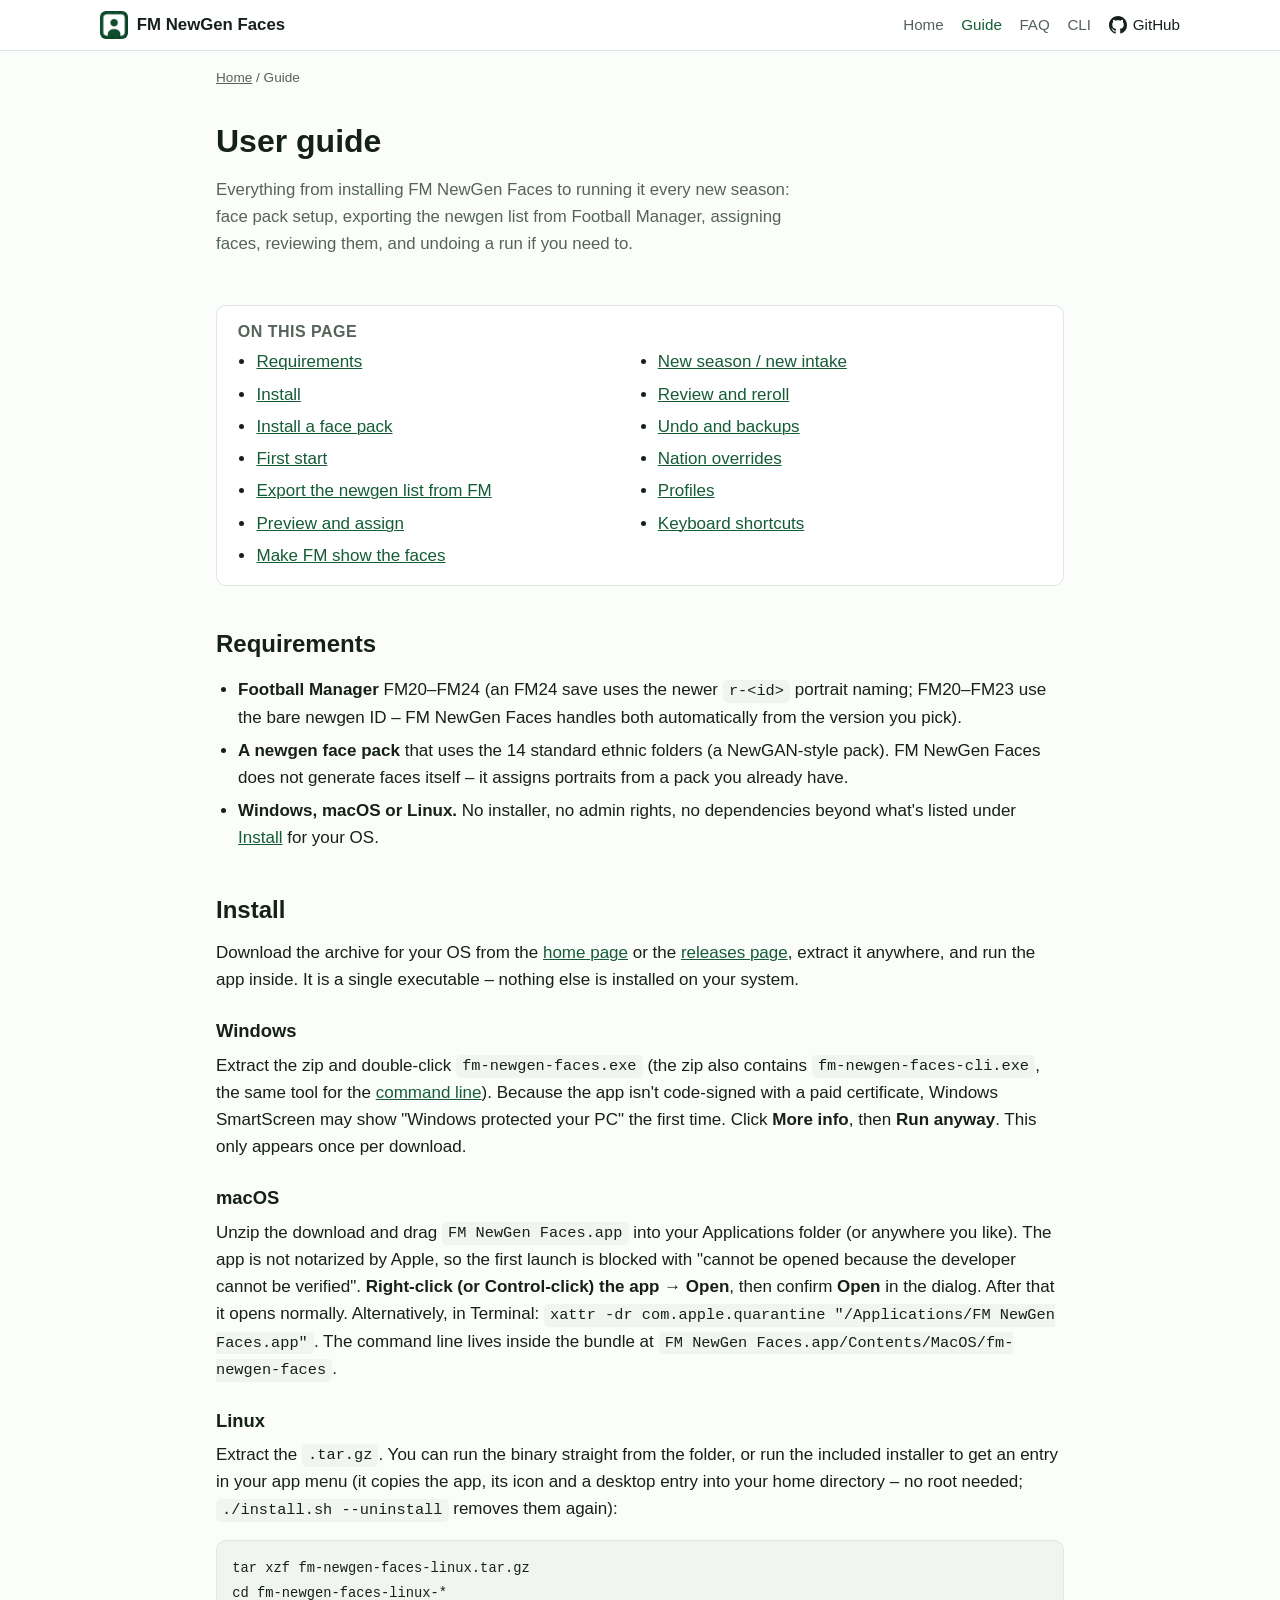
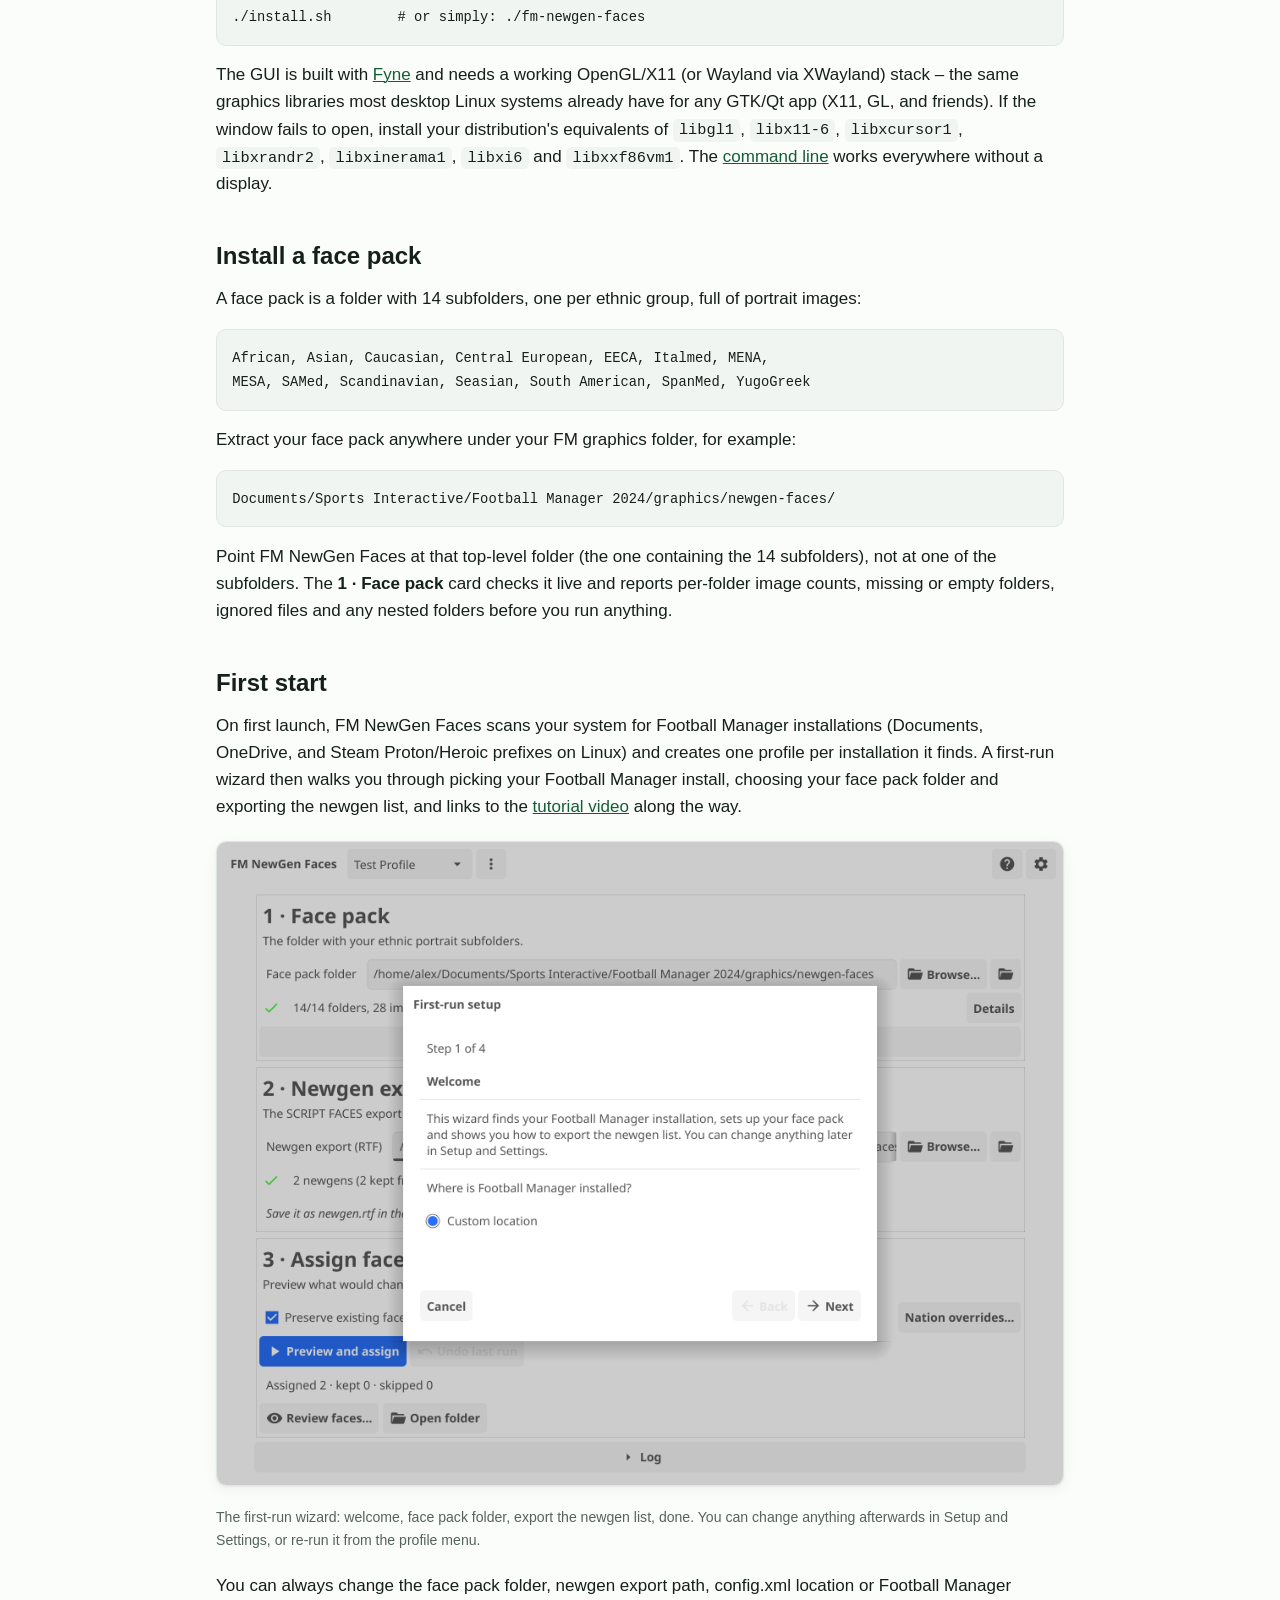
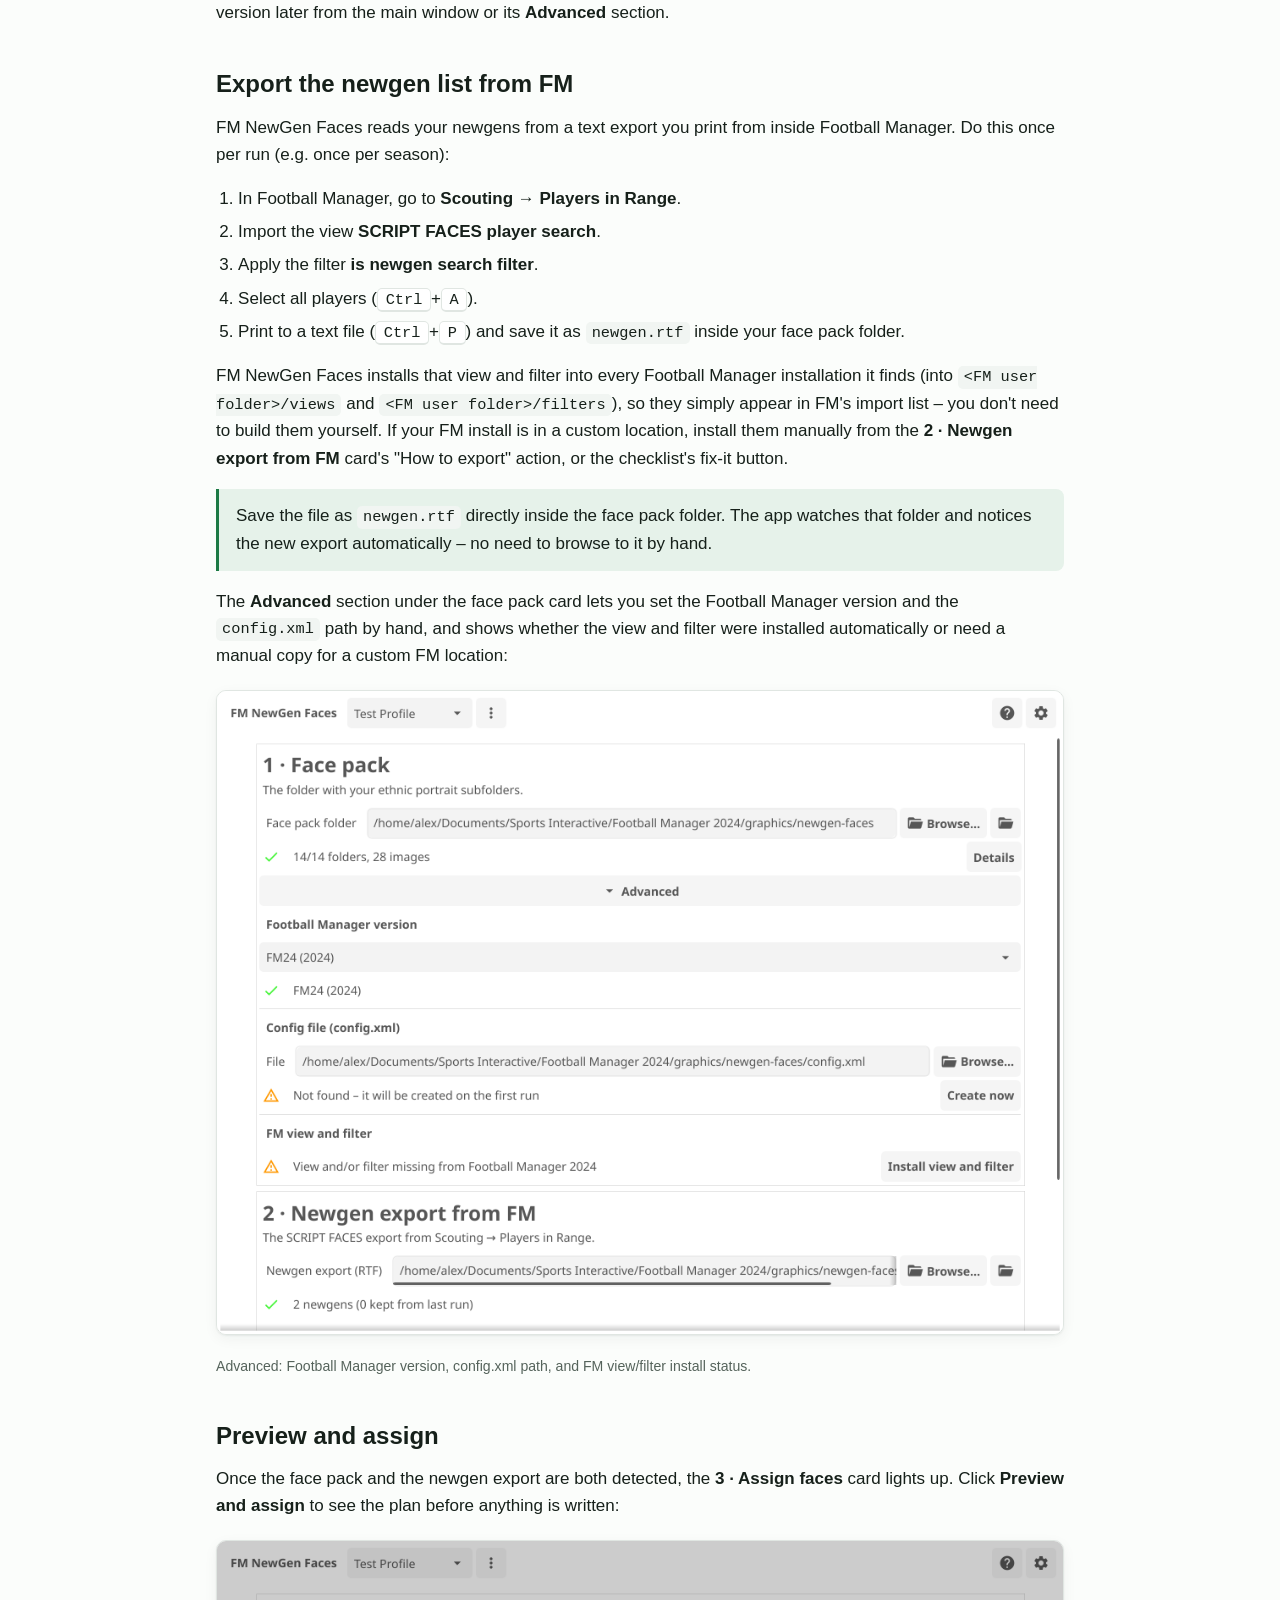
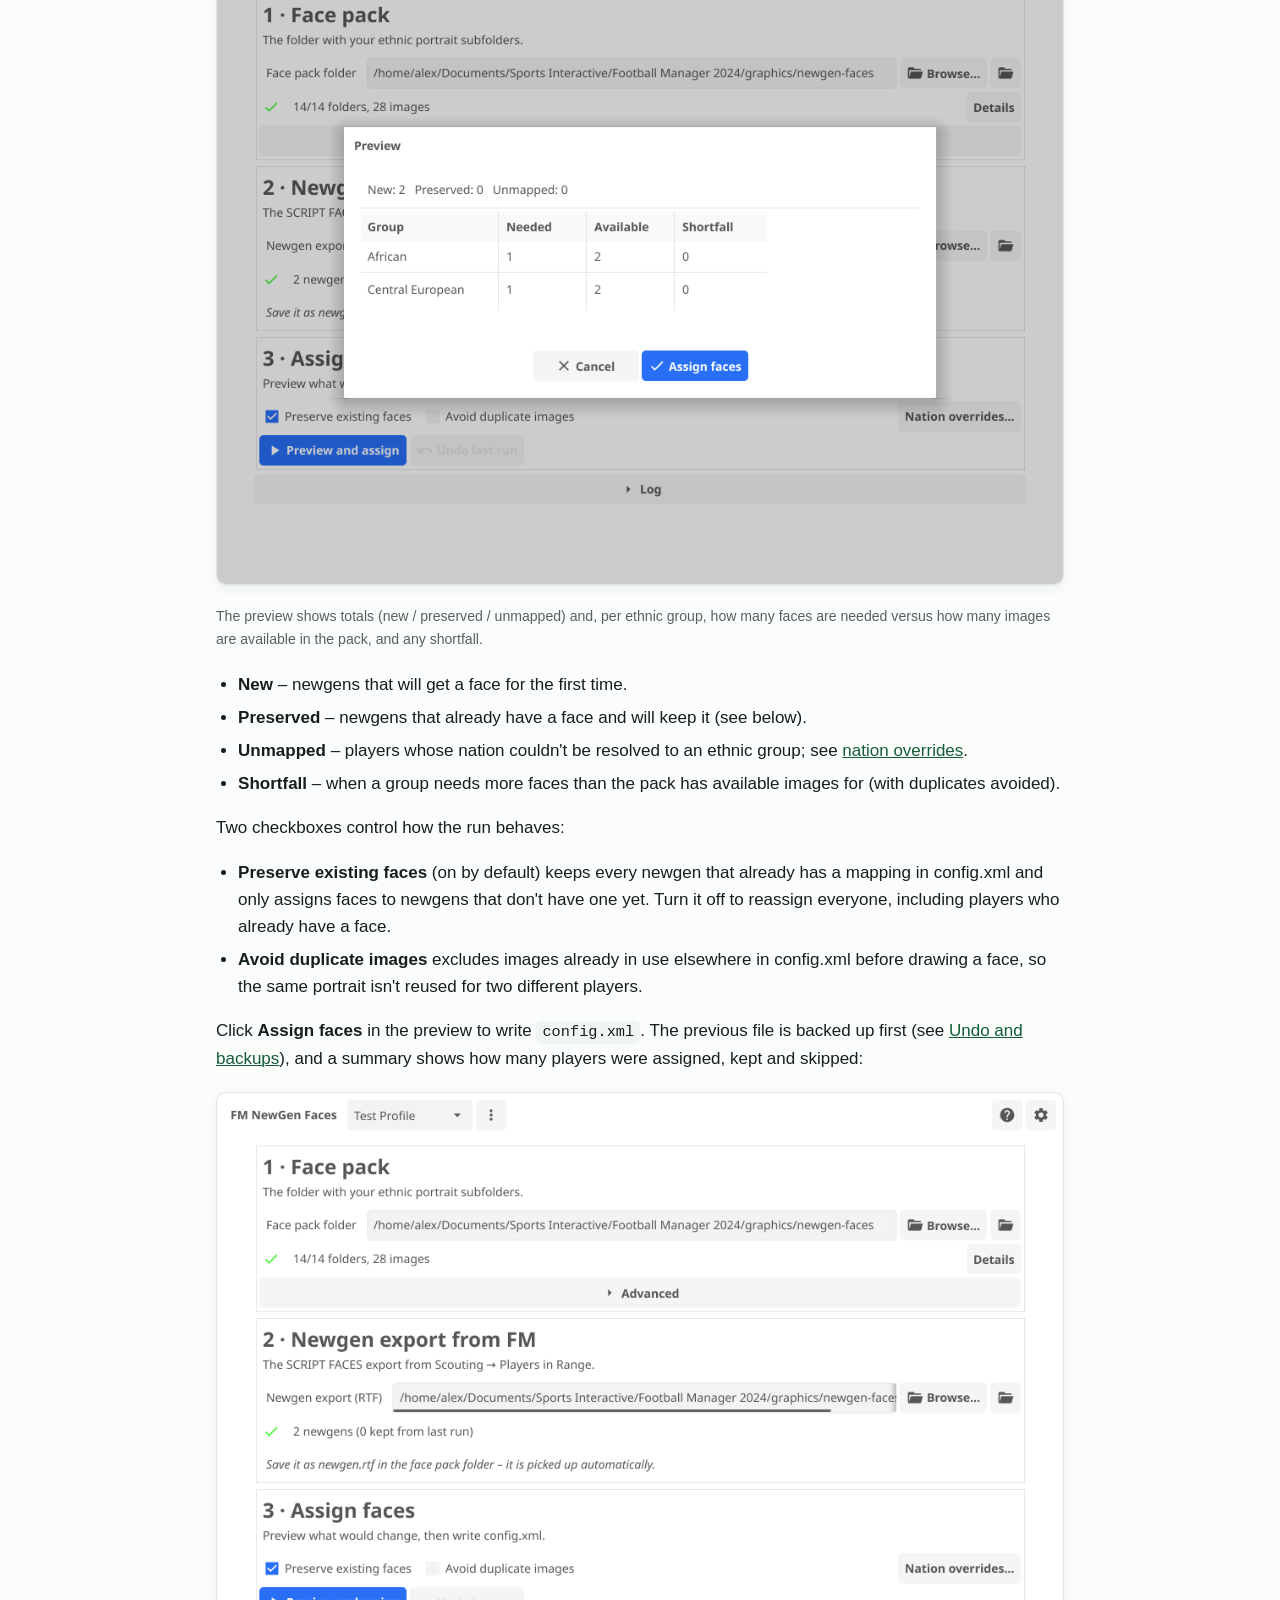
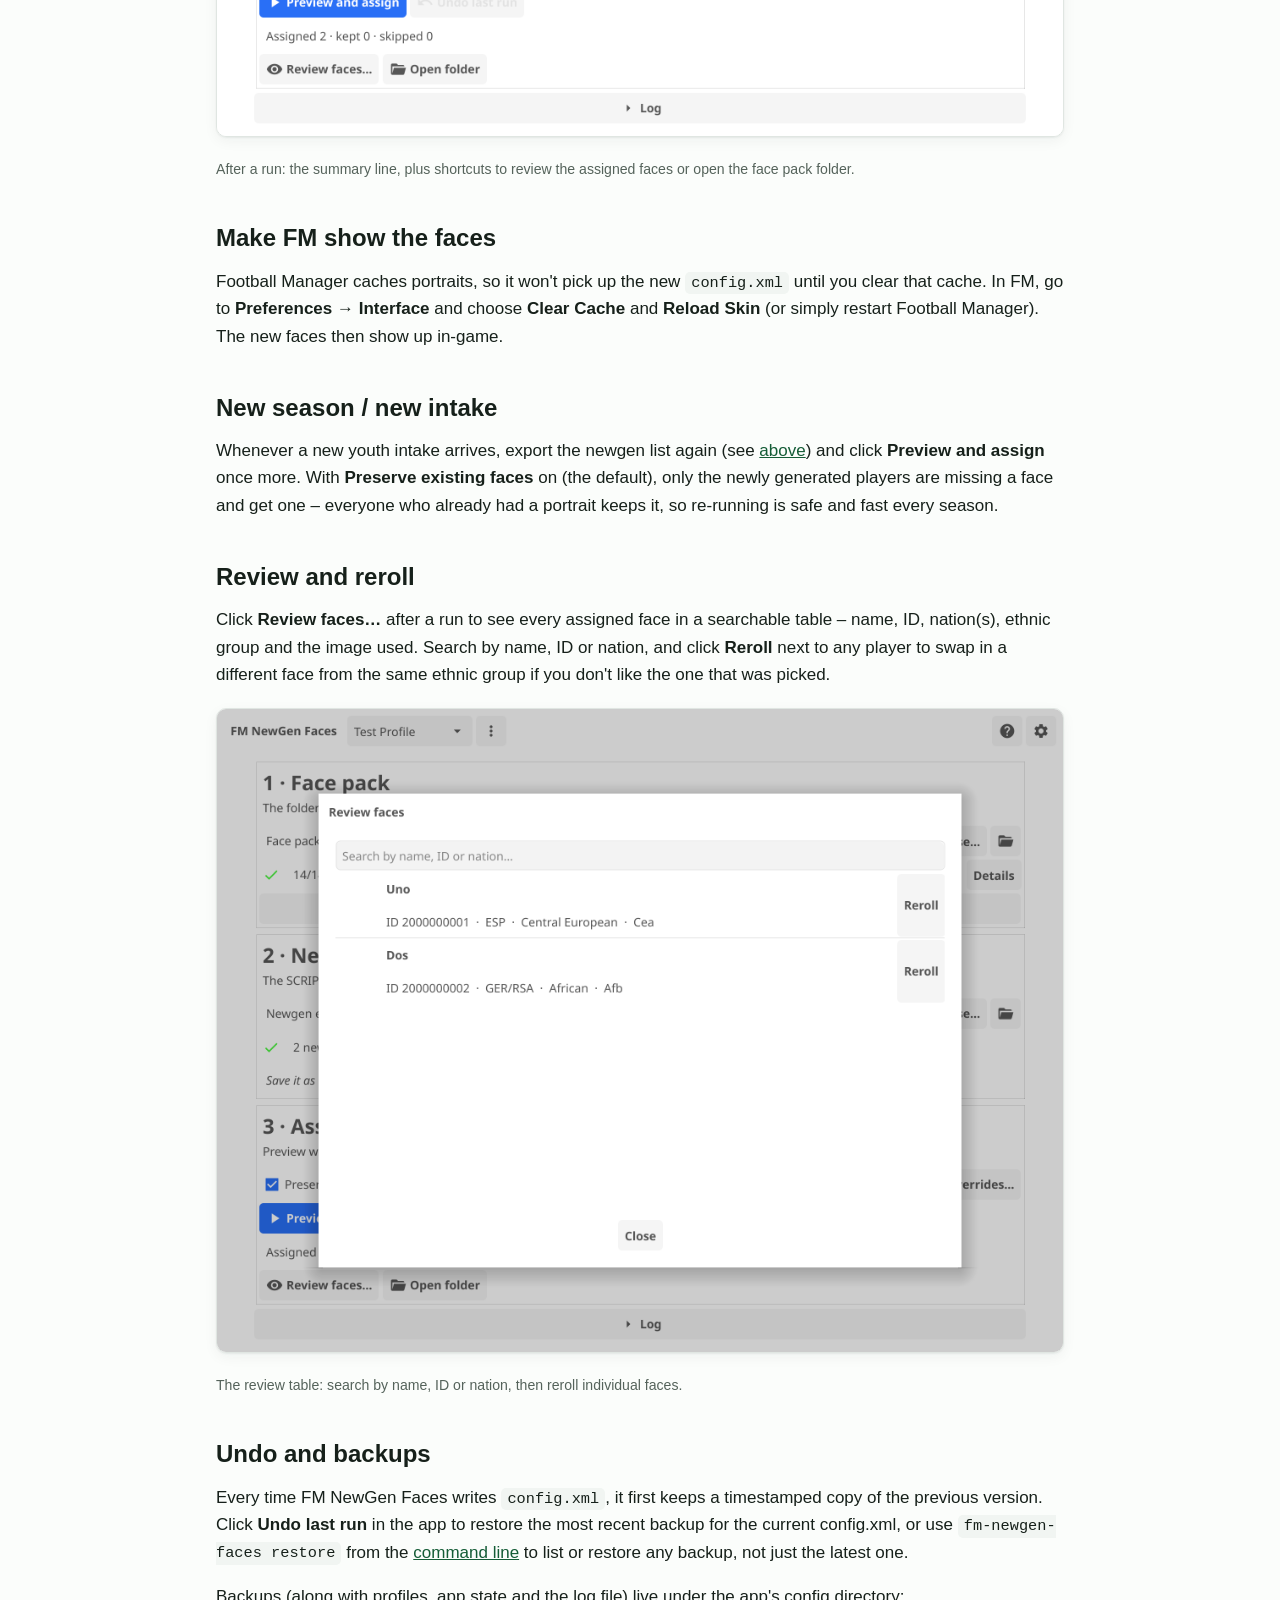
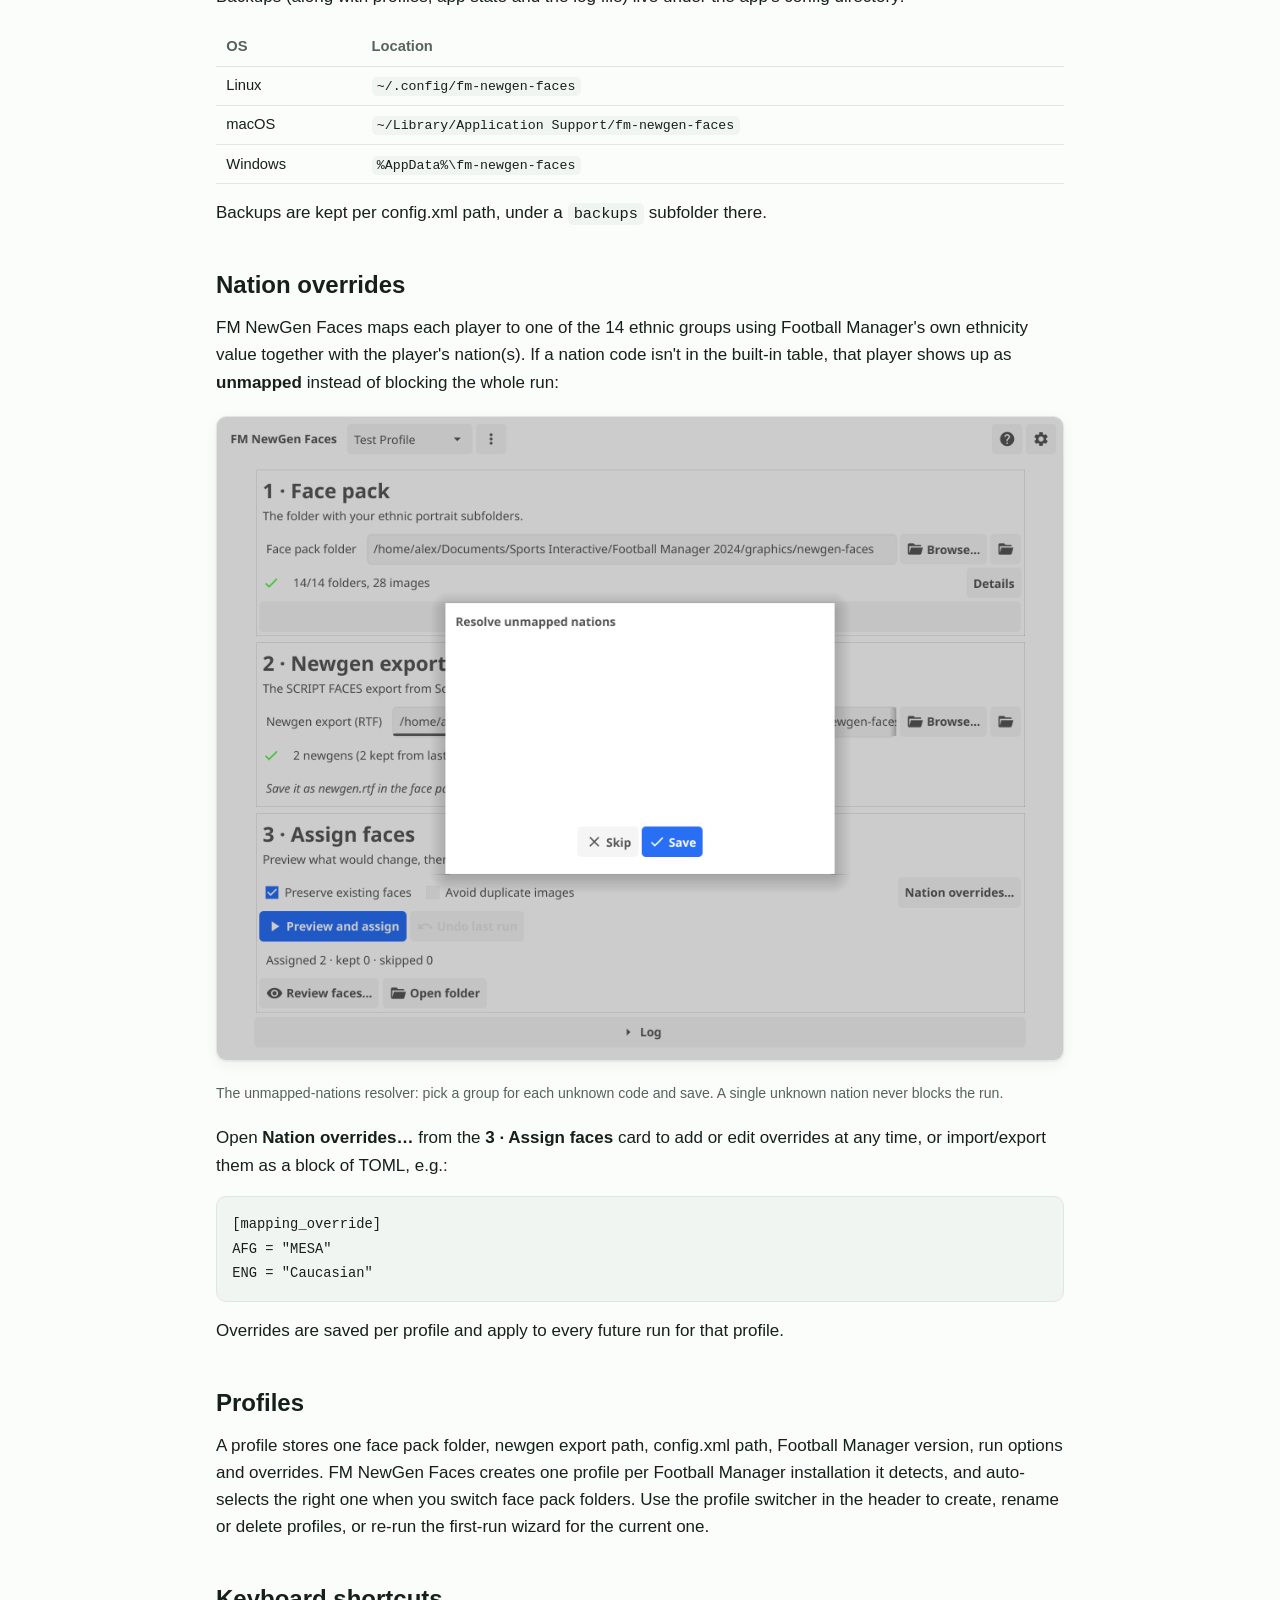
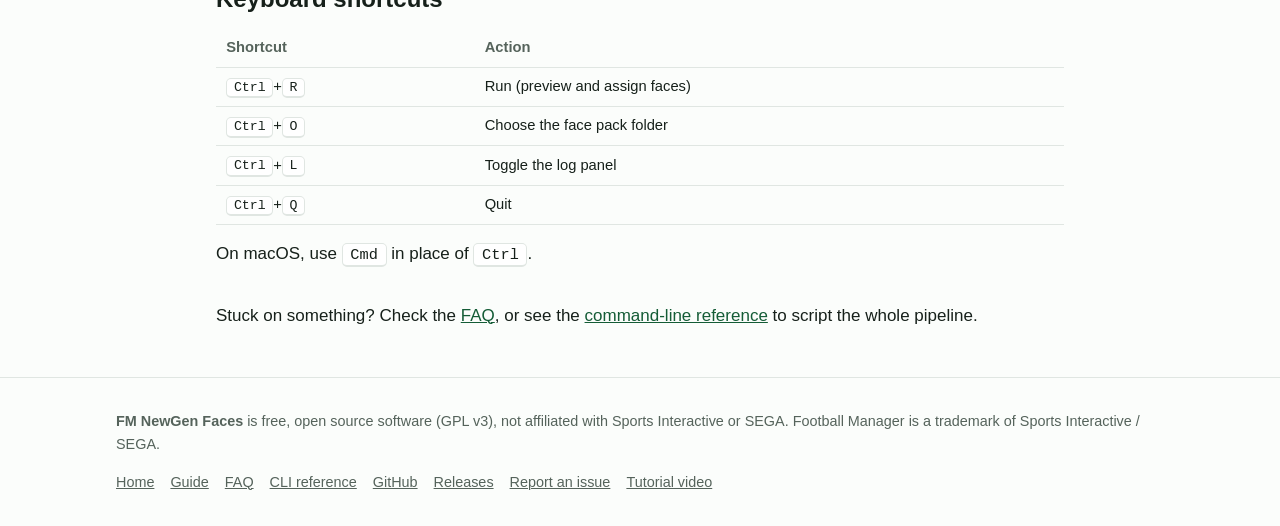
<file: site/guide.html>
<!DOCTYPE html>
<html lang="en">
<head>
<meta charset="UTF-8">
<meta name="viewport" content="width=device-width, initial-scale=1">
<title>User Guide – FM NewGen Faces</title>
<meta name="description" content="Step-by-step guide: install FM NewGen Faces, set up a face pack, export the newgen list from FM24, assign faces, and use profiles, overrides and backups.">
<link rel="canonical" href="https://chafficui.github.io/fm-newgen-faces/guide.html">
<link rel="icon" href="img/icon.png" type="image/png">
<link rel="stylesheet" href="css/style.css">

<meta property="og:type" content="article">
<meta property="og:title" content="User Guide – FM NewGen Faces">
<meta property="og:description" content="Step-by-step guide: install, set up a face pack, export the newgen list from FM, assign faces, and use profiles, overrides and backups.">
<meta property="og:url" content="https://chafficui.github.io/fm-newgen-faces/guide.html">
<meta property="og:image" content="https://chafficui.github.io/fm-newgen-faces/img/main-ready.png">
<meta name="twitter:card" content="summary_large_image">
<meta name="twitter:title" content="User Guide – FM NewGen Faces">
<meta name="twitter:description" content="Step-by-step guide: install, set up a face pack, export the newgen list from FM, assign faces, and use profiles, overrides and backups.">
<meta name="twitter:image" content="https://chafficui.github.io/fm-newgen-faces/img/main-ready.png">

<script type="application/ld+json">
{
  "@context": "https://schema.org",
  "@type": "BreadcrumbList",
  "itemListElement": [
    { "@type": "ListItem", "position": 1, "name": "Home", "item": "https://chafficui.github.io/fm-newgen-faces/" },
    { "@type": "ListItem", "position": 2, "name": "Guide", "item": "https://chafficui.github.io/fm-newgen-faces/guide.html" }
  ]
}
</script>
</head>
<body>
<header class="site-header">
  <div class="wrap-wide bar">
    <a class="brand" href="index.html">
      <img src="img/icon.png" alt="" width="28" height="28" loading="lazy">
      FM NewGen Faces
    </a>
    <nav class="site-nav" aria-label="Main">
      <a href="index.html">Home</a>
      <a href="guide.html" aria-current="page">Guide</a>
      <a href="faq.html">FAQ</a>
      <a href="cli.html">CLI</a>
      <a class="gh-link" href="https://github.com/Chafficui/fm-newgen-faces" rel="noopener">
        <svg viewBox="0 0 16 16" aria-hidden="true"><path fill="currentColor" d="M8 0C3.58 0 0 3.58 0 8c0 3.54 2.29 6.53 5.47 7.59.4.07.55-.17.55-.38 0-.19-.01-.82-.01-1.49-2.01.37-2.53-.49-2.69-.94-.09-.23-.48-.94-.82-1.13-.28-.15-.68-.52-.01-.53.63-.01 1.08.58 1.23.82.72 1.21 1.87.87 2.33.66.07-.52.28-.87.51-1.07-1.78-.2-3.64-.89-3.64-3.95 0-.87.31-1.59.82-2.15-.08-.2-.36-1.02.08-2.12 0 0 .67-.21 2.2.82.64-.18 1.32-.27 2-.27.68 0 1.36.09 2 .27 1.53-1.04 2.2-.82 2.2-.82.44 1.1.16 1.92.08 2.12.51.56.82 1.27.82 2.15 0 3.07-1.87 3.75-3.65 3.95.29.25.54.73.54 1.48 0 1.07-.01 1.93-.01 2.2 0 .21.15.46.55.38A8.01 8.01 0 0 0 16 8c0-4.42-3.58-8-8-8z"/></svg>
        GitHub
      </a>
    </nav>
  </div>
</header>

<main class="wrap">
  <p class="crumbs"><a href="index.html">Home</a> / Guide</p>
  <div class="page-title-block">
    <h1>User guide</h1>
    <p class="lede">Everything from installing FM NewGen Faces to running it every new season: face pack setup, exporting the newgen list from Football Manager, assigning faces, reviewing them, and undoing a run if you need to.</p>
  </div>

  <nav class="toc" aria-label="On this page">
    <h2>On this page</h2>
    <ul>
      <li><a href="#requirements">Requirements</a></li>
      <li><a href="#install">Install</a></li>
      <li><a href="#face-pack">Install a face pack</a></li>
      <li><a href="#first-start">First start</a></li>
      <li><a href="#export-newgen-list">Export the newgen list from FM</a></li>
      <li><a href="#preview-assign">Preview and assign</a></li>
      <li><a href="#show-faces-in-fm">Make FM show the faces</a></li>
      <li><a href="#new-season">New season / new intake</a></li>
      <li><a href="#review-reroll">Review and reroll</a></li>
      <li><a href="#backups-undo">Undo and backups</a></li>
      <li><a href="#nation-overrides">Nation overrides</a></li>
      <li><a href="#profiles">Profiles</a></li>
      <li><a href="#keyboard-shortcuts">Keyboard shortcuts</a></li>
    </ul>
  </nav>

  <section id="requirements">
    <h2>Requirements</h2>
    <ul>
      <li><strong>Football Manager</strong> FM20–FM24 (an FM24 save uses the newer <code>r-&lt;id&gt;</code> portrait naming; FM20–FM23 use the bare newgen ID – FM NewGen Faces handles both automatically from the version you pick).</li>
      <li><strong>A newgen face pack</strong> that uses the 14 standard ethnic folders (a NewGAN-style pack). FM NewGen Faces does not generate faces itself – it assigns portraits from a pack you already have.</li>
      <li><strong>Windows, macOS or Linux.</strong> No installer, no admin rights, no dependencies beyond what's listed under <a href="#install">Install</a> for your OS.</li>
    </ul>
  </section>

  <section id="install">
    <h2>Install</h2>
    <p>Download the archive for your OS from the <a href="index.html">home page</a> or the <a href="https://github.com/Chafficui/fm-newgen-faces/releases" rel="noopener">releases page</a>, extract it anywhere, and run the app inside. It is a single executable – nothing else is installed on your system.</p>

    <h3 id="install-windows">Windows</h3>
    <p>Extract the zip and double-click <code>fm-newgen-faces.exe</code> (the zip also contains <code>fm-newgen-faces-cli.exe</code>, the same tool for the <a href="cli.html">command line</a>). Because the app isn't code-signed with a paid certificate, Windows SmartScreen may show "Windows protected your PC" the first time. Click <strong>More info</strong>, then <strong>Run anyway</strong>. This only appears once per download.</p>

    <h3 id="install-macos">macOS</h3>
    <p>Unzip the download and drag <code>FM NewGen Faces.app</code> into your Applications folder (or anywhere you like). The app is not notarized by Apple, so the first launch is blocked with "cannot be opened because the developer cannot be verified". <strong>Right-click (or Control-click) the app → Open</strong>, then confirm <strong>Open</strong> in the dialog. After that it opens normally. Alternatively, in Terminal: <code>xattr -dr com.apple.quarantine "/Applications/FM NewGen Faces.app"</code>. The command line lives inside the bundle at <code>FM NewGen Faces.app/Contents/MacOS/fm-newgen-faces</code>.</p>

    <h3 id="install-linux">Linux</h3>
    <p>Extract the <code>.tar.gz</code>. You can run the binary straight from the folder, or run the included installer to get an entry in your app menu (it copies the app, its icon and a desktop entry into your home directory – no root needed; <code>./install.sh --uninstall</code> removes them again):</p>
    <pre><code>tar xzf fm-newgen-faces-linux.tar.gz
cd fm-newgen-faces-linux-*
./install.sh        # or simply: ./fm-newgen-faces</code></pre>
    <p>The GUI is built with <a href="https://fyne.io/" rel="noopener">Fyne</a> and needs a working OpenGL/X11 (or Wayland via XWayland) stack – the same graphics libraries most desktop Linux systems already have for any GTK/Qt app (X11, GL, and friends). If the window fails to open, install your distribution's equivalents of <code>libgl1</code>, <code>libx11-6</code>, <code>libxcursor1</code>, <code>libxrandr2</code>, <code>libxinerama1</code>, <code>libxi6</code> and <code>libxxf86vm1</code>. The <a href="cli.html">command line</a> works everywhere without a display.</p>
  </section>

  <section id="face-pack">
    <h2>Install a face pack</h2>
    <p>A face pack is a folder with 14 subfolders, one per ethnic group, full of portrait images:</p>
    <pre><code>African, Asian, Caucasian, Central European, EECA, Italmed, MENA,
MESA, SAMed, Scandinavian, Seasian, South American, SpanMed, YugoGreek</code></pre>
    <p>Extract your face pack anywhere under your FM graphics folder, for example:</p>
    <pre><code>Documents/Sports Interactive/Football Manager 2024/graphics/newgen-faces/</code></pre>
    <p>Point FM NewGen Faces at that top-level folder (the one containing the 14 subfolders), not at one of the subfolders. The <strong>1 · Face pack</strong> card checks it live and reports per-folder image counts, missing or empty folders, ignored files and any nested folders before you run anything.</p>
  </section>

  <section id="first-start">
    <h2>First start</h2>
    <p>On first launch, FM NewGen Faces scans your system for Football Manager installations (Documents, OneDrive, and Steam Proton/Heroic prefixes on Linux) and creates one profile per installation it finds. A first-run wizard then walks you through picking your Football Manager install, choosing your face pack folder and exporting the newgen list, and links to the <a href="https://youtu.be/aHnrpfH--ic" rel="noopener">tutorial video</a> along the way.</p>
    <figure>
      <img class="shot" src="img/wizard.png" alt="First-run setup wizard, step 1 of 4, asking where Football Manager is installed" width="1000" height="760" loading="lazy">
      <figcaption>The first-run wizard: welcome, face pack folder, export the newgen list, done. You can change anything afterwards in Setup and Settings, or re-run it from the profile menu.</figcaption>
    </figure>
    <p>You can always change the face pack folder, newgen export path, config.xml location or Football Manager version later from the main window or its <strong>Advanced</strong> section.</p>
  </section>

  <section id="export-newgen-list">
    <h2>Export the newgen list from FM</h2>
    <p>FM NewGen Faces reads your newgens from a text export you print from inside Football Manager. Do this once per run (e.g. once per season):</p>
    <ol>
      <li>In Football Manager, go to <strong>Scouting → Players in Range</strong>.</li>
      <li>Import the view <strong>SCRIPT FACES player search</strong>.</li>
      <li>Apply the filter <strong>is newgen search filter</strong>.</li>
      <li>Select all players (<kbd>Ctrl</kbd>+<kbd>A</kbd>).</li>
      <li>Print to a text file (<kbd>Ctrl</kbd>+<kbd>P</kbd>) and save it as <code>newgen.rtf</code> inside your face pack folder.</li>
    </ol>
    <p>FM NewGen Faces installs that view and filter into every Football Manager installation it finds (into <code>&lt;FM user folder&gt;/views</code> and <code>&lt;FM user folder&gt;/filters</code>), so they simply appear in FM's import list – you don't need to build them yourself. If your FM install is in a custom location, install them manually from the <strong>2 · Newgen export from FM</strong> card's "How to export" action, or the checklist's fix-it button.</p>
    <div class="callout">Save the file as <code>newgen.rtf</code> directly inside the face pack folder. The app watches that folder and notices the new export automatically – no need to browse to it by hand.</div>
    <p>The <strong>Advanced</strong> section under the face pack card lets you set the Football Manager version and the <code>config.xml</code> path by hand, and shows whether the view and filter were installed automatically or need a manual copy for a custom FM location:</p>
    <figure>
      <img class="shot" src="img/advanced.png" alt="Advanced section expanded, showing the Football Manager version dropdown, the config.xml path, and a custom-location warning for the FM view and filter" width="1000" height="760" loading="lazy">
      <figcaption>Advanced: Football Manager version, config.xml path, and FM view/filter install status.</figcaption>
    </figure>
  </section>

  <section id="preview-assign">
    <h2>Preview and assign</h2>
    <p>Once the face pack and the newgen export are both detected, the <strong>3 · Assign faces</strong> card lights up. Click <strong>Preview and assign</strong> to see the plan before anything is written:</p>
    <figure>
      <img class="shot" src="img/preview.png" alt="Preview dialog with New, Preserved and Unmapped totals, and a per-ethnic-group table of needed, available and shortfall counts" width="1000" height="760" loading="lazy">
      <figcaption>The preview shows totals (new / preserved / unmapped) and, per ethnic group, how many faces are needed versus how many images are available in the pack, and any shortfall.</figcaption>
    </figure>
    <ul>
      <li><strong>New</strong> – newgens that will get a face for the first time.</li>
      <li><strong>Preserved</strong> – newgens that already have a face and will keep it (see below).</li>
      <li><strong>Unmapped</strong> – players whose nation couldn't be resolved to an ethnic group; see <a href="#nation-overrides">nation overrides</a>.</li>
      <li><strong>Shortfall</strong> – when a group needs more faces than the pack has available images for (with duplicates avoided).</li>
    </ul>
    <p>Two checkboxes control how the run behaves:</p>
    <ul>
      <li><strong>Preserve existing faces</strong> (on by default) keeps every newgen that already has a mapping in config.xml and only assigns faces to newgens that don't have one yet. Turn it off to reassign everyone, including players who already have a face.</li>
      <li><strong>Avoid duplicate images</strong> excludes images already in use elsewhere in config.xml before drawing a face, so the same portrait isn't reused for two different players.</li>
    </ul>
    <p>Click <strong>Assign faces</strong> in the preview to write <code>config.xml</code>. The previous file is backed up first (see <a href="#backups-undo">Undo and backups</a>), and a summary shows how many players were assigned, kept and skipped:</p>
    <figure>
      <img class="shot" src="img/result.png" alt="Result summary after a run: Assigned 2, kept 0, skipped 0, with buttons to review faces or open the folder" width="1000" height="760" loading="lazy">
      <figcaption>After a run: the summary line, plus shortcuts to review the assigned faces or open the face pack folder.</figcaption>
    </figure>
  </section>

  <section id="show-faces-in-fm">
    <h2>Make FM show the faces</h2>
    <p>Football Manager caches portraits, so it won't pick up the new <code>config.xml</code> until you clear that cache. In FM, go to <strong>Preferences → Interface</strong> and choose <strong>Clear Cache</strong> and <strong>Reload Skin</strong> (or simply restart Football Manager). The new faces then show up in-game.</p>
  </section>

  <section id="new-season">
    <h2>New season / new intake</h2>
    <p>Whenever a new youth intake arrives, export the newgen list again (see <a href="#export-newgen-list">above</a>) and click <strong>Preview and assign</strong> once more. With <strong>Preserve existing faces</strong> on (the default), only the newly generated players are missing a face and get one – everyone who already had a portrait keeps it, so re-running is safe and fast every season.</p>
  </section>

  <section id="review-reroll">
    <h2>Review and reroll</h2>
    <p>Click <strong>Review faces…</strong> after a run to see every assigned face in a searchable table – name, ID, nation(s), ethnic group and the image used. Search by name, ID or nation, and click <strong>Reroll</strong> next to any player to swap in a different face from the same ethnic group if you don't like the one that was picked.</p>
    <figure>
      <img class="shot" src="img/review.png" alt="Review faces dialog listing each newgen with their ID, nation, ethnic group and assigned image, with a Reroll button per player" width="1000" height="760" loading="lazy">
      <figcaption>The review table: search by name, ID or nation, then reroll individual faces.</figcaption>
    </figure>
  </section>

  <section id="backups-undo">
    <h2>Undo and backups</h2>
    <p>Every time FM NewGen Faces writes <code>config.xml</code>, it first keeps a timestamped copy of the previous version. Click <strong>Undo last run</strong> in the app to restore the most recent backup for the current config.xml, or use <code>fm-newgen-faces restore</code> from the <a href="cli.html#restore">command line</a> to list or restore any backup, not just the latest one.</p>
    <p>Backups (along with profiles, app state and the log file) live under the app's config directory:</p>
    <table>
      <thead><tr><th>OS</th><th>Location</th></tr></thead>
      <tbody>
        <tr><td>Linux</td><td><code>~/.config/fm-newgen-faces</code></td></tr>
        <tr><td>macOS</td><td><code>~/Library/Application Support/fm-newgen-faces</code></td></tr>
        <tr><td>Windows</td><td><code>%AppData%\fm-newgen-faces</code></td></tr>
      </tbody>
    </table>
    <p>Backups are kept per config.xml path, under a <code>backups</code> subfolder there.</p>
  </section>

  <section id="nation-overrides">
    <h2>Nation overrides</h2>
    <p>FM NewGen Faces maps each player to one of the 14 ethnic groups using Football Manager's own ethnicity value together with the player's nation(s). If a nation code isn't in the built-in table, that player shows up as <strong>unmapped</strong> instead of blocking the whole run:</p>
    <figure>
      <img class="shot" src="img/unmapped.png" alt="Resolve unmapped nations dialog, letting you pick an ethnic group for each unknown nation code before saving" width="1000" height="760" loading="lazy">
      <figcaption>The unmapped-nations resolver: pick a group for each unknown code and save. A single unknown nation never blocks the run.</figcaption>
    </figure>
    <p>Open <strong>Nation overrides…</strong> from the <strong>3 · Assign faces</strong> card to add or edit overrides at any time, or import/export them as a block of TOML, e.g.:</p>
    <pre><code>[mapping_override]
AFG = "MESA"
ENG = "Caucasian"</code></pre>
    <p>Overrides are saved per profile and apply to every future run for that profile.</p>
  </section>

  <section id="profiles">
    <h2>Profiles</h2>
    <p>A profile stores one face pack folder, newgen export path, config.xml path, Football Manager version, run options and overrides. FM NewGen Faces creates one profile per Football Manager installation it detects, and auto-selects the right one when you switch face pack folders. Use the profile switcher in the header to create, rename or delete profiles, or re-run the first-run wizard for the current one.</p>
  </section>

  <section id="keyboard-shortcuts">
    <h2>Keyboard shortcuts</h2>
    <table>
      <thead><tr><th>Shortcut</th><th>Action</th></tr></thead>
      <tbody>
        <tr><td><kbd>Ctrl</kbd>+<kbd>R</kbd></td><td>Run (preview and assign faces)</td></tr>
        <tr><td><kbd>Ctrl</kbd>+<kbd>O</kbd></td><td>Choose the face pack folder</td></tr>
        <tr><td><kbd>Ctrl</kbd>+<kbd>L</kbd></td><td>Toggle the log panel</td></tr>
        <tr><td><kbd>Ctrl</kbd>+<kbd>Q</kbd></td><td>Quit</td></tr>
      </tbody>
    </table>
    <p>On macOS, use <kbd>Cmd</kbd> in place of <kbd>Ctrl</kbd>.</p>
  </section>

  <section>
    <p>Stuck on something? Check the <a href="faq.html">FAQ</a>, or see the <a href="cli.html">command-line reference</a> to script the whole pipeline.</p>
  </section>
</main>

<footer class="site-footer">
  <div class="wrap-wide">
    <p><strong>FM NewGen Faces</strong> is free, open source software (GPL v3), not affiliated with Sports Interactive or SEGA. Football Manager is a trademark of Sports Interactive / SEGA.</p>
    <nav class="foot-links" aria-label="Footer">
      <a href="index.html">Home</a>
      <a href="guide.html">Guide</a>
      <a href="faq.html">FAQ</a>
      <a href="cli.html">CLI reference</a>
      <a href="https://github.com/Chafficui/fm-newgen-faces" rel="noopener">GitHub</a>
      <a href="https://github.com/Chafficui/fm-newgen-faces/releases" rel="noopener">Releases</a>
      <a href="https://github.com/Chafficui/fm-newgen-faces/issues/new" rel="noopener">Report an issue</a>
      <a href="https://youtu.be/aHnrpfH--ic" rel="noopener">Tutorial video</a>
    </nav>
  </div>
</footer>
<script src="js/main.js"></script>
</body>
</html>
</file>
<file: site/css/style.css>
/* FM NewGen Faces – shared styles. System fonts, no framework. */

:root {
  --green-800: #0f4a2a;
  --green-700: #145c36;
  --green-600: #1c7a45;
  --green-500: #2c9457;
  --green-100: #e6f2ea;
  --bg: #fbfdfb;
  --surface: #ffffff;
  --border: #e0e6e2;
  --text: #16201a;
  --text-muted: #55635b;
  --code-bg: #f1f5f2;
  --radius: 10px;
  --max: 880px;
  --shadow: 0 1px 2px rgba(20, 40, 30, 0.06), 0 4px 14px rgba(20, 40, 30, 0.05);
}

* { box-sizing: border-box; }

html { -webkit-text-size-adjust: 100%; }

body {
  margin: 0;
  background: var(--bg);
  color: var(--text);
  font-family: -apple-system, BlinkMacSystemFont, "Segoe UI", Roboto, Helvetica, Arial, sans-serif;
  line-height: 1.6;
  font-size: 17px;
}

img { max-width: 100%; height: auto; display: block; }

a { color: var(--green-700); text-decoration-thickness: 1px; }
a:hover { color: var(--green-800); }

h1, h2, h3, h4 { line-height: 1.25; font-weight: 700; color: var(--text); }
h1 { font-size: 2rem; margin: 0 0 0.5em; }
h2 { font-size: 1.5rem; margin: 1.8em 0 0.6em; }
h3 { font-size: 1.15rem; margin: 1.4em 0 0.5em; }
p { margin: 0 0 1em; }
ul, ol { padding-left: 1.3em; }
li { margin-bottom: 0.35em; }

code, pre, kbd {
  font-family: ui-monospace, SFMono-Regular, Menlo, Consolas, "Liberation Mono", monospace;
  font-size: 0.9em;
}
code { background: var(--code-bg); padding: 0.15em 0.4em; border-radius: 5px; }
pre {
  background: var(--code-bg);
  padding: 1em;
  border-radius: var(--radius);
  overflow-x: auto;
  border: 1px solid var(--border);
}
pre code { background: none; padding: 0; }
kbd {
  background: var(--surface);
  border: 1px solid var(--border);
  border-bottom-width: 2px;
  border-radius: 5px;
  padding: 0.1em 0.5em;
}

.wrap { max-width: var(--max); margin: 0 auto; padding: 0 1rem; }
.wrap-wide { max-width: 1080px; margin: 0 auto; padding: 0 1rem; }

/* Header */
.site-header {
  border-bottom: 1px solid var(--border);
  background: var(--surface);
  position: sticky;
  top: 0;
  z-index: 10;
}
.site-header .bar {
  display: flex;
  align-items: center;
  gap: 1rem;
  padding: 0.7rem 0;
}
.brand { display: flex; align-items: center; gap: 0.55rem; font-weight: 700; color: var(--text); text-decoration: none; font-size: 1.05rem; }
.brand img { width: 28px; height: 28px; border-radius: 6px; }
.brand:hover { color: var(--green-700); }
.site-nav { display: flex; gap: 1.1rem; margin-left: auto; align-items: center; flex-wrap: wrap; }
.site-nav a { color: var(--text-muted); text-decoration: none; font-size: 0.95rem; font-weight: 500; }
.site-nav a:hover, .site-nav a[aria-current="page"] { color: var(--green-700); }
.site-nav .gh-link { display: inline-flex; align-items: center; gap: 0.4em; color: var(--text); }
.site-nav .gh-link svg { width: 18px; height: 18px; }

/* Buttons */
.btn {
  display: inline-flex;
  align-items: center;
  gap: 0.55em;
  justify-content: center;
  padding: 0.7em 1.1em;
  border-radius: 8px;
  font-weight: 600;
  text-decoration: none;
  border: 1px solid transparent;
  font-size: 0.98rem;
  cursor: pointer;
}
.btn svg { width: 20px; height: 20px; flex: none; }
.btn-primary { background: var(--green-600); color: #fff; }
.btn-primary:hover { background: var(--green-700); color: #fff; }
.btn-outline { background: var(--surface); color: var(--text); border-color: var(--border); }
.btn-outline:hover { border-color: var(--green-600); color: var(--green-700); }
.btn-block { width: 100%; }
.btn.is-match { outline: 2px solid var(--green-500); outline-offset: 2px; }

/* Hero */
.hero { padding: 3rem 0 2rem; text-align: center; }
.hero .eyebrow { color: var(--green-700); font-weight: 700; letter-spacing: 0.02em; text-transform: uppercase; font-size: 0.8rem; margin-bottom: 0.6em; }
.hero h1 { font-size: 2.3rem; max-width: 20ch; margin-left: auto; margin-right: auto; }
.hero .tagline { color: var(--text-muted); font-size: 1.15rem; max-width: 42ch; margin: 0 auto 1.6em; }
.hero .downloads {
  display: grid;
  grid-template-columns: repeat(3, minmax(0, 1fr));
  gap: 0.7rem;
  max-width: 640px;
  margin: 0 auto 0.8rem;
}
.hero .hero-links { color: var(--text-muted); font-size: 0.92rem; margin-top: 0.4rem; }
.hero .hero-links a { margin: 0 0.4em; }
#os-hint { color: var(--green-700); font-size: 0.88rem; min-height: 1.3em; margin-top: 0.6rem; }

/* Steps strip */
.steps { display: grid; grid-template-columns: 1fr; gap: 1.4rem; margin: 2rem 0; }
.step { text-align: left; }
.step .num { display: inline-flex; align-items: center; justify-content: center; width: 1.8em; height: 1.8em; border-radius: 50%; background: var(--green-100); color: var(--green-700); font-weight: 700; margin-bottom: 0.5em; }
.step img { border: 1px solid var(--border); border-radius: var(--radius); box-shadow: var(--shadow); margin-top: 0.6em; }
.step h3 { margin-top: 0; }

/* Feature grid */
.features { display: grid; grid-template-columns: 1fr; gap: 1rem; margin: 1.6rem 0; }
.feature { background: var(--surface); border: 1px solid var(--border); border-radius: var(--radius); padding: 1.1rem 1.2rem; }
.feature h3 { margin: 0 0 0.3em; font-size: 1.02rem; }
.feature p { margin: 0; color: var(--text-muted); font-size: 0.95rem; }

/* Cards / sections */
section { margin: 2.2rem 0; }
.card {
  background: var(--surface);
  border: 1px solid var(--border);
  border-radius: var(--radius);
  padding: 1.2rem 1.3rem;
  margin: 1rem 0;
}
.shot { border: 1px solid var(--border); border-radius: var(--radius); box-shadow: var(--shadow); margin: 0.8em 0 1.2em; }
figure { margin: 1.2em 0; }
figcaption { color: var(--text-muted); font-size: 0.88rem; margin-top: 0.4em; }

table { border-collapse: collapse; width: 100%; margin: 1em 0; font-size: 0.92rem; }
th, td { text-align: left; padding: 0.5em 0.7em; border-bottom: 1px solid var(--border); vertical-align: top; }
th { color: var(--text-muted); font-weight: 600; }

.callout { border-left: 3px solid var(--green-600); background: var(--green-100); padding: 0.8em 1em; border-radius: 0 8px 8px 0; margin: 1em 0; }
.callout.warn { border-left-color: #b8860b; background: #fdf6e3; }

/* FAQ */
details.faq { background: var(--surface); border: 1px solid var(--border); border-radius: var(--radius); padding: 0.2rem 1.1rem; margin: 0.7rem 0; }
details.faq summary { cursor: pointer; font-weight: 600; padding: 0.85rem 0; list-style: none; }
details.faq summary::-webkit-details-marker { display: none; }
details.faq summary::before { content: "+"; color: var(--green-600); font-weight: 700; margin-right: 0.6em; }
details.faq[open] summary::before { content: "\2212"; }
details.faq .faq-body { padding-bottom: 1rem; color: var(--text-muted); }
details.faq .faq-body a { color: var(--green-700); }

/* Breadcrumb */
.crumbs { font-size: 0.85rem; color: var(--text-muted); margin: 1rem 0 0; }
.crumbs a { color: var(--text-muted); }
.crumbs a:hover { color: var(--green-700); }

/* Credits / footer */
.site-footer { border-top: 1px solid var(--border); margin-top: 3rem; padding: 2rem 0; color: var(--text-muted); font-size: 0.9rem; }
.site-footer a { color: var(--text-muted); }
.site-footer a:hover { color: var(--green-700); }
.site-footer .foot-links { display: flex; gap: 1rem; flex-wrap: wrap; margin-top: 0.6rem; }

.page-title-block { padding: 2rem 0 0.5rem; }
.page-title-block p.lede { color: var(--text-muted); font-size: 1.05rem; max-width: 65ch; }

.toc { background: var(--surface); border: 1px solid var(--border); border-radius: var(--radius); padding: 1rem 1.3rem; margin: 1.4rem 0 2rem; }
.toc h2 { margin: 0 0 0.4em; font-size: 1rem; text-transform: uppercase; letter-spacing: 0.03em; color: var(--text-muted); }
.toc ul { margin: 0; padding-left: 1.1em; columns: 2; }
.toc li { margin-bottom: 0.3em; }

.cmd { background: var(--surface); border: 1px solid var(--border); border-radius: var(--radius); padding: 1.1rem 1.3rem; margin: 1.2rem 0; }
.cmd h3 { margin-top: 0; font-family: ui-monospace, SFMono-Regular, Menlo, Consolas, monospace; }
.flag-table code { white-space: nowrap; }

.notfound { text-align: center; padding: 4rem 0; }
.notfound h1 { font-size: 3rem; }

@media (min-width: 640px) {
  .steps { grid-template-columns: repeat(3, 1fr); }
  .features { grid-template-columns: repeat(2, 1fr); }
}
@media (min-width: 860px) {
  .features { grid-template-columns: repeat(3, 1fr); }
}
@media (max-width: 480px) {
  .hero .downloads { grid-template-columns: 1fr; }
  .toc ul { columns: 1; }
}
</file>
